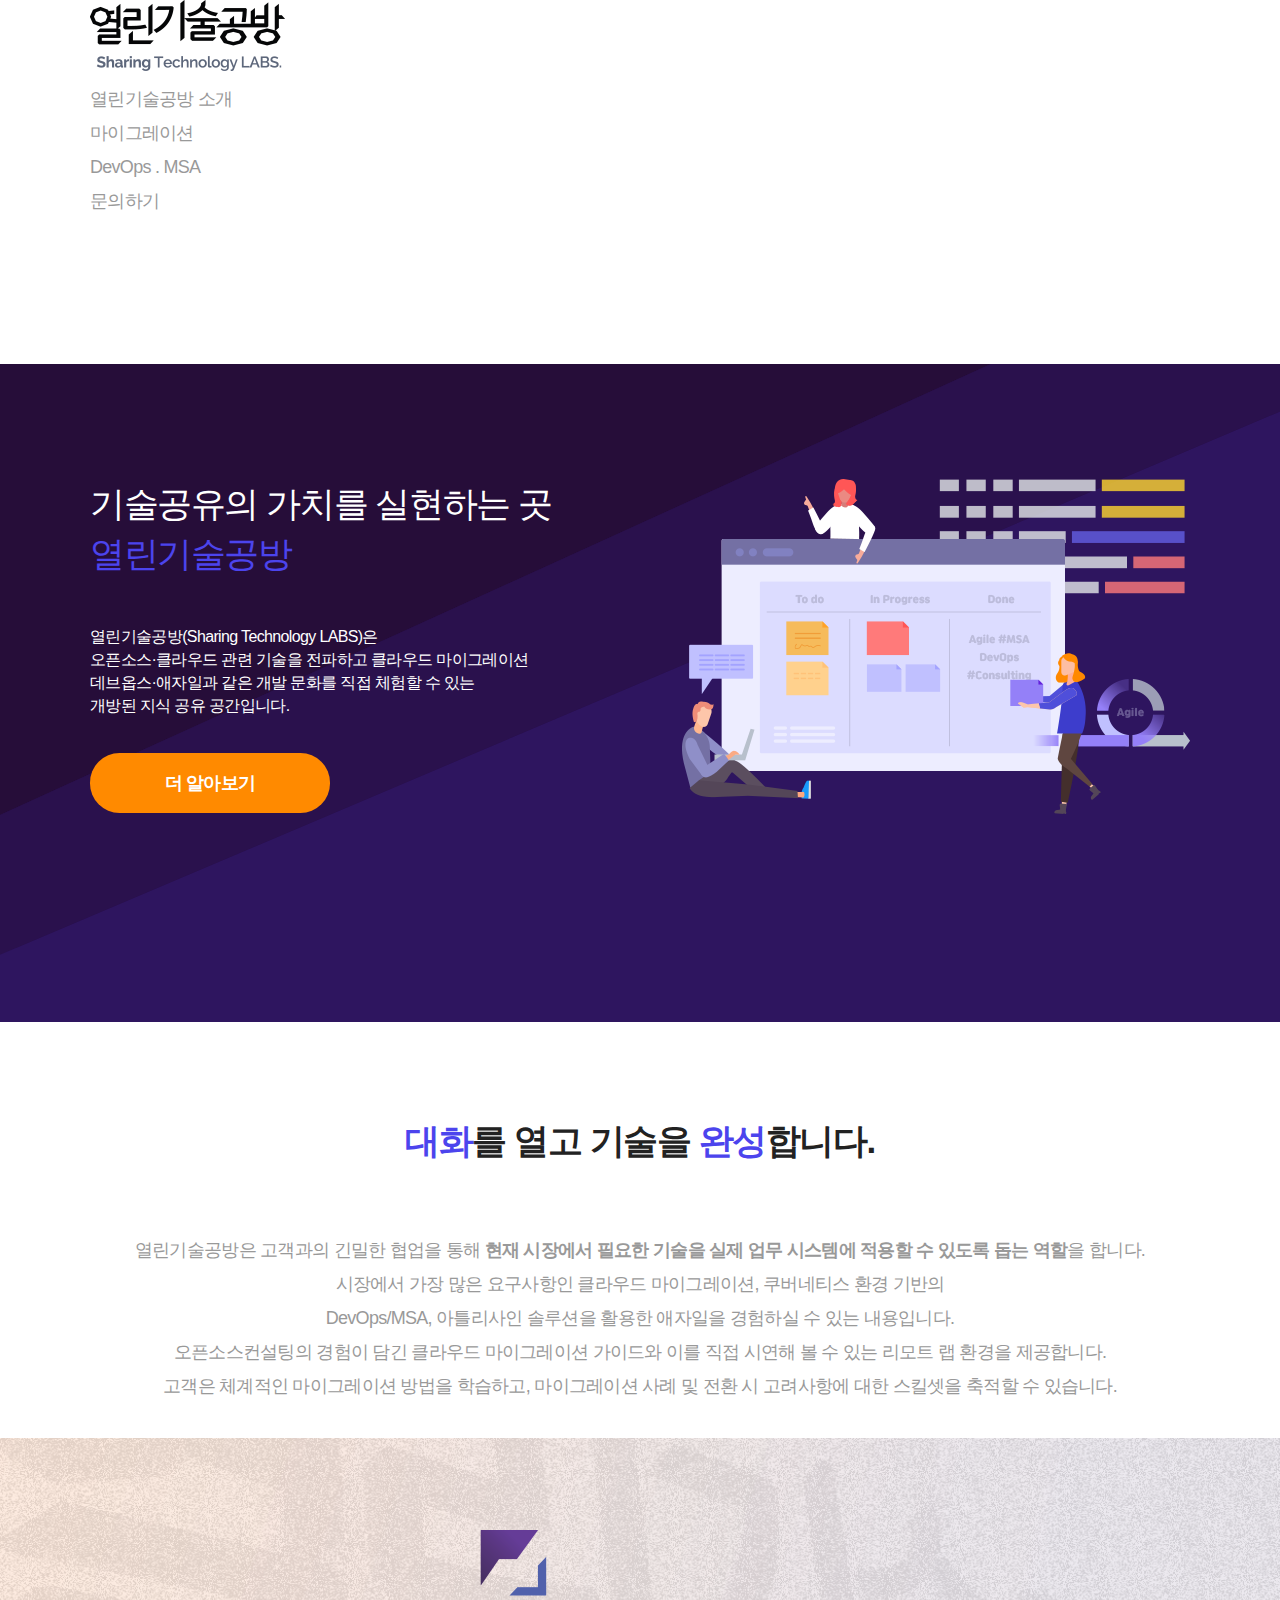
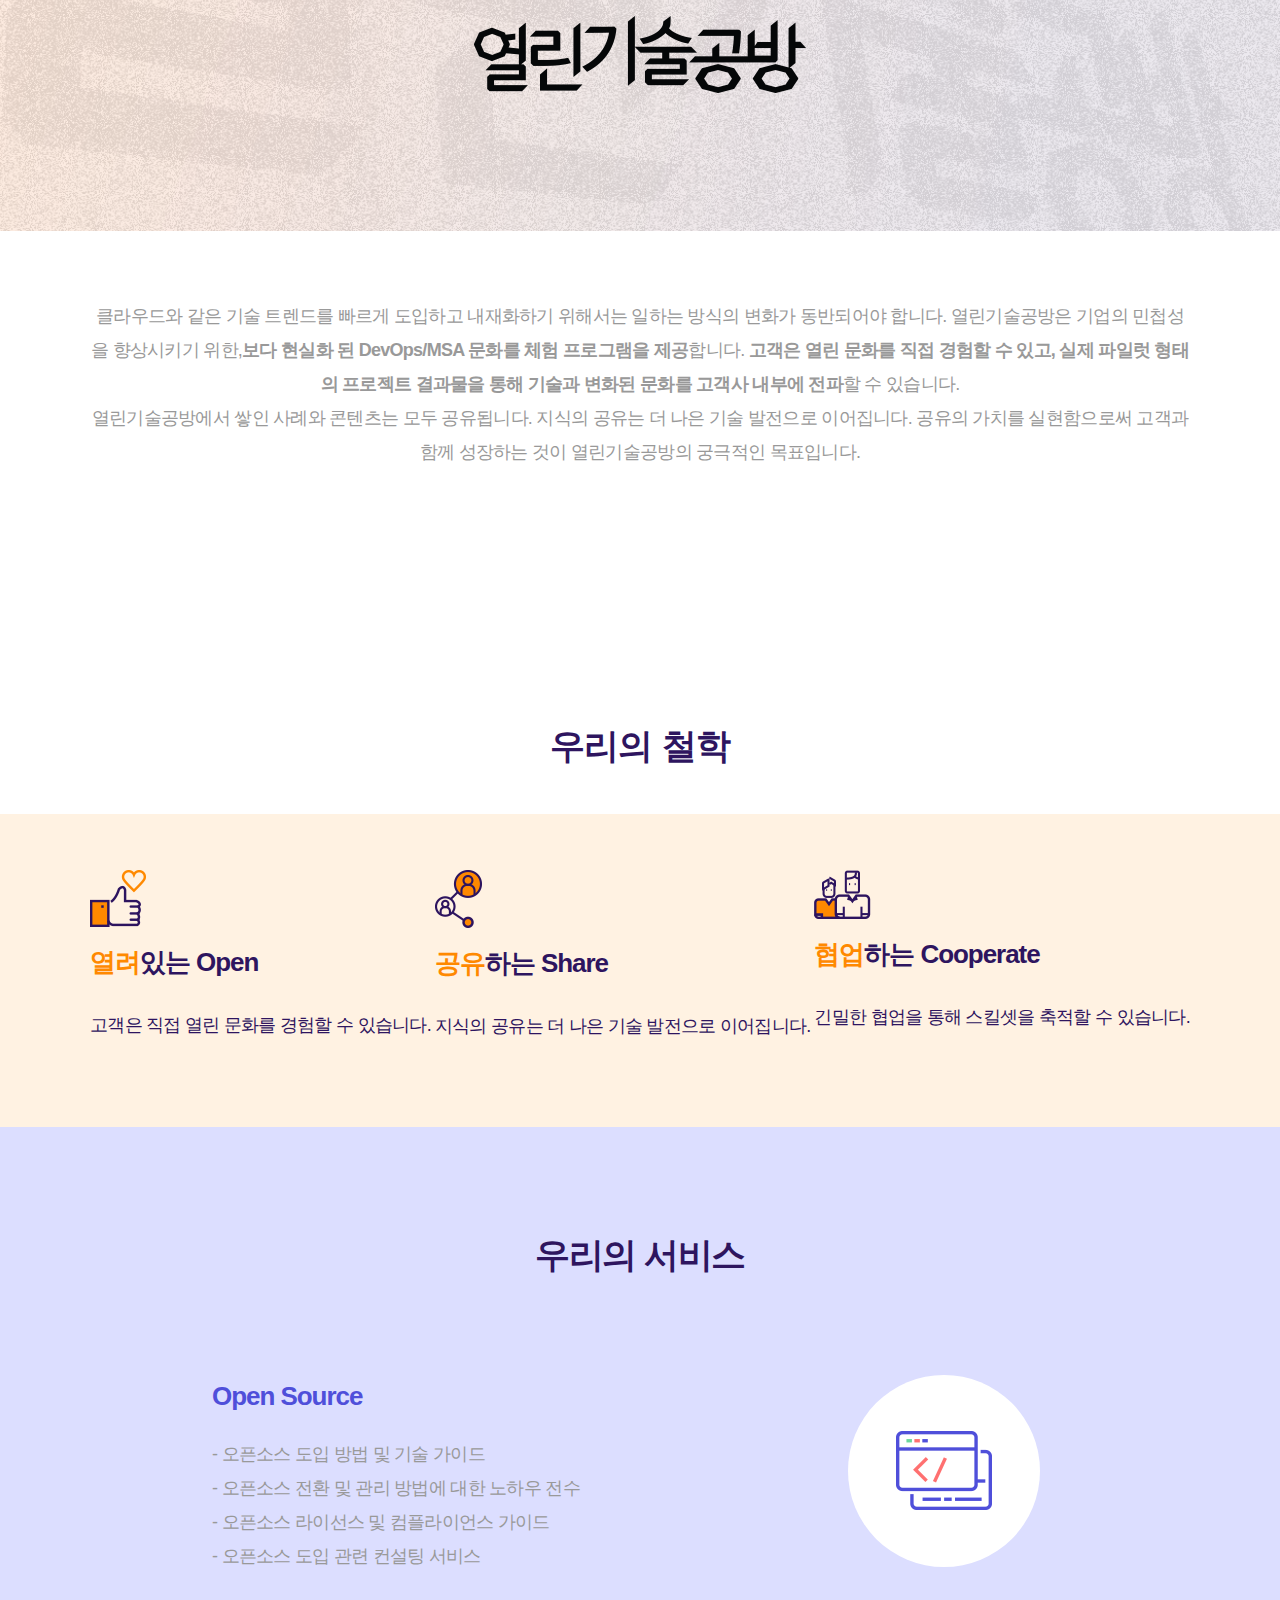
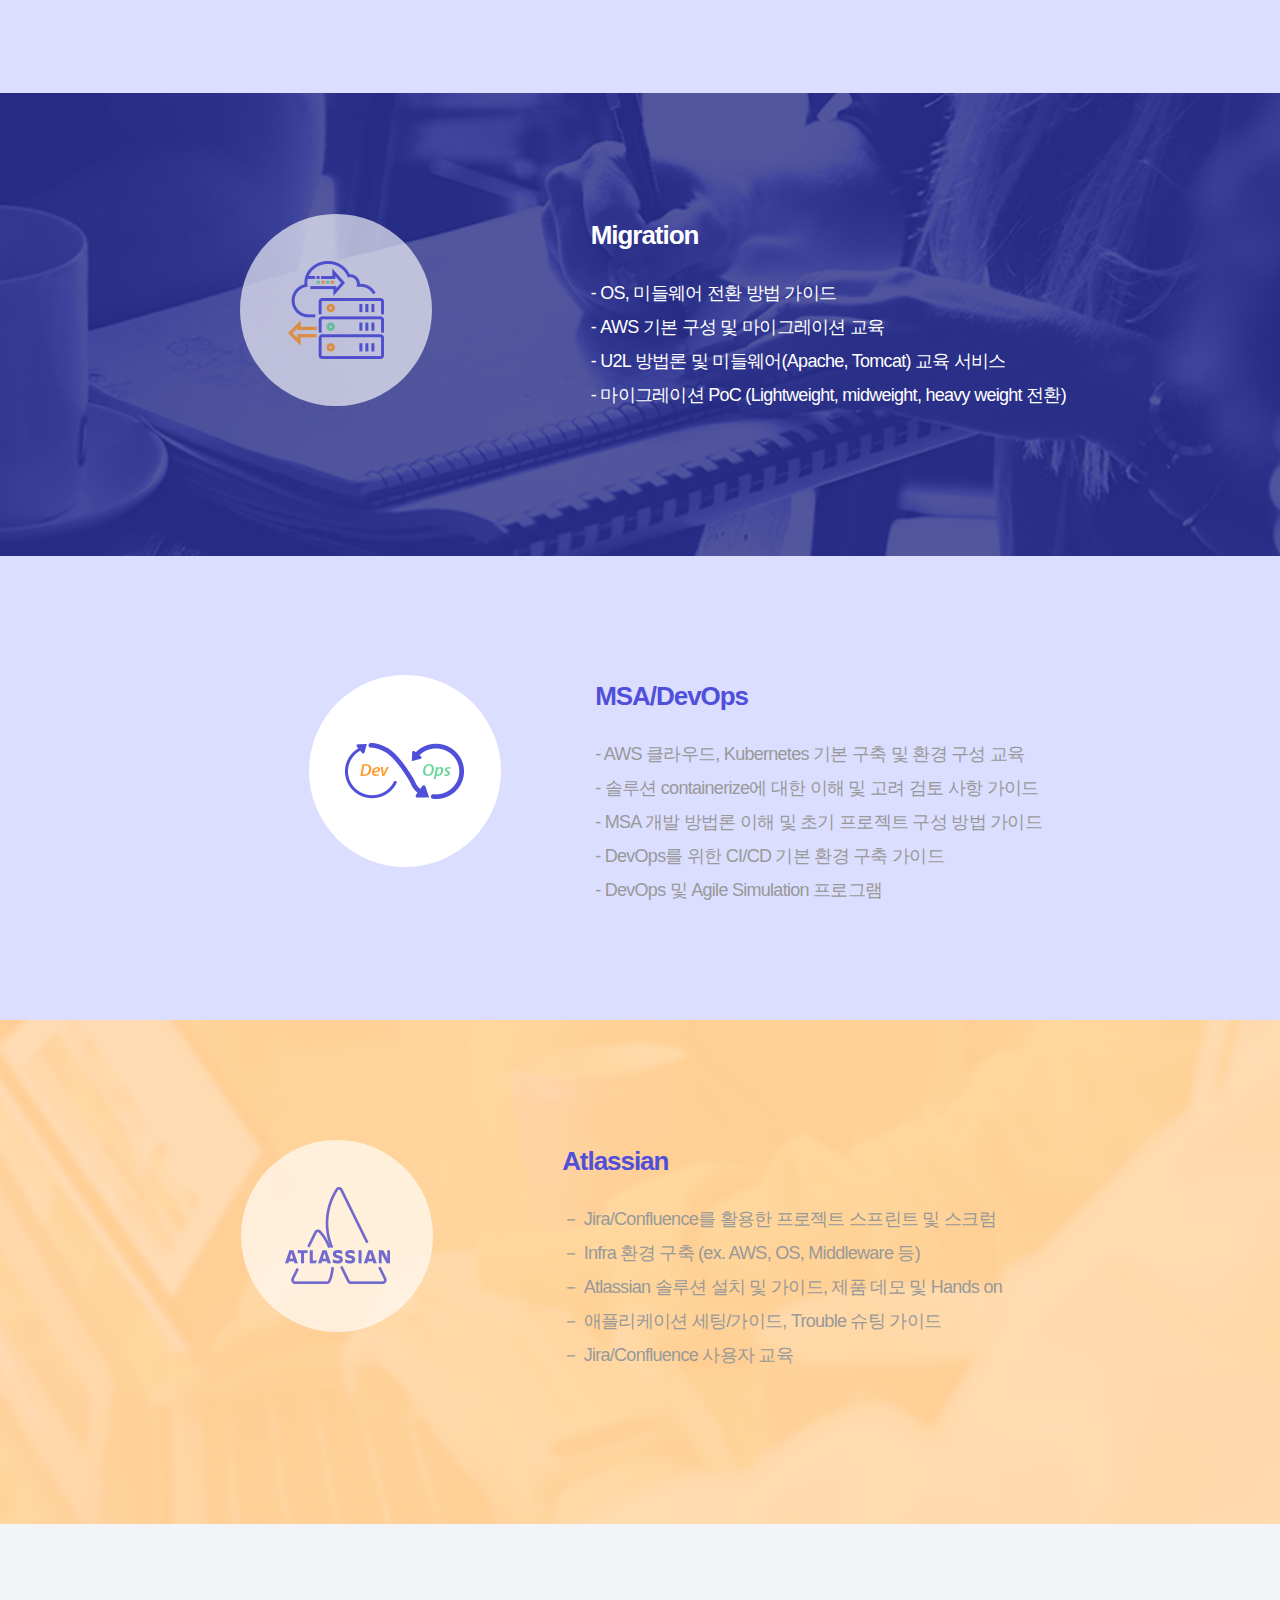
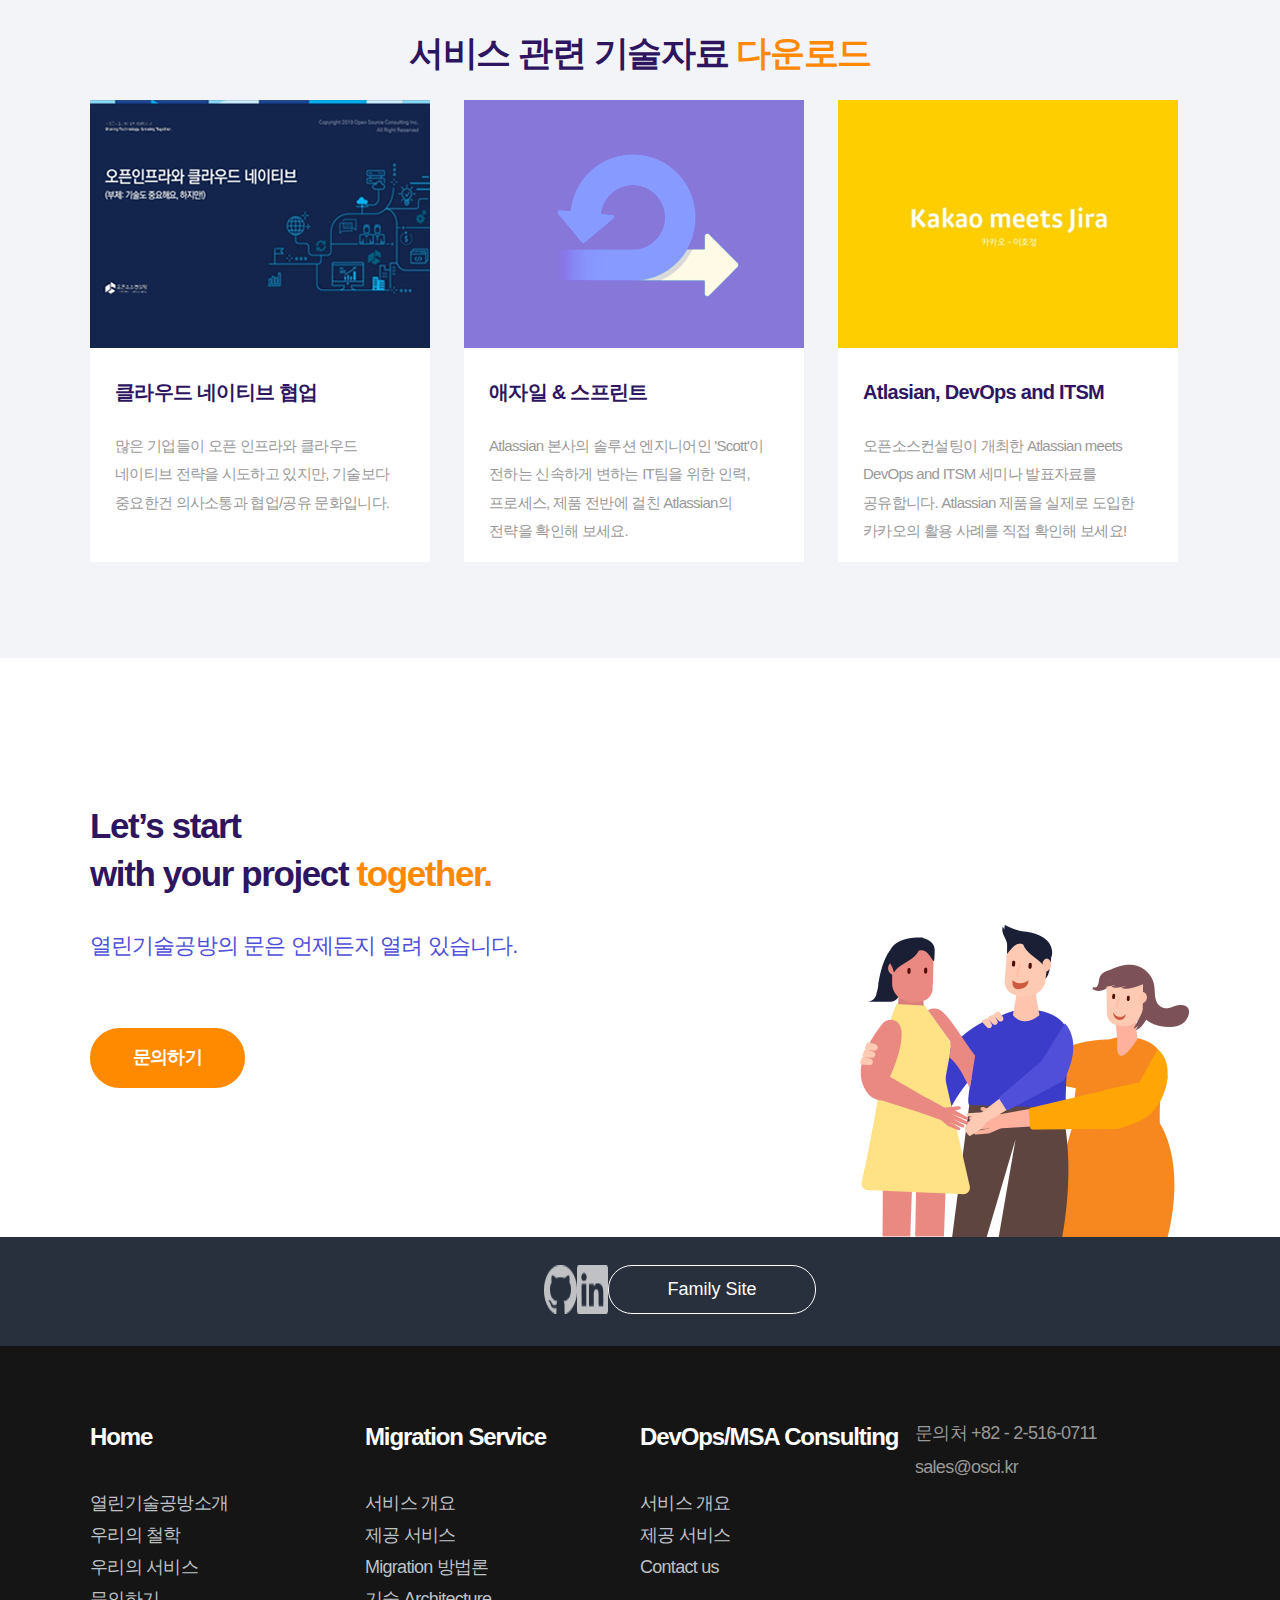
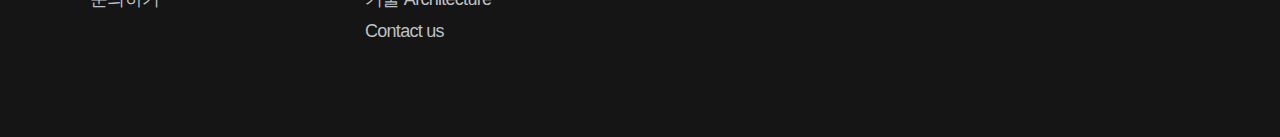
<file: view/index.html>
<!DOCTYPE html>
<header>
    <link href="../style/common.css" rel="stylesheet" type="text/css">
    <link href="https://fonts.googleapis.com/css?family=Noto+Sans+KR&display=swap" rel="stylesheet">
</header>
<body>
  <div>
    <!-- header -->
    <div class="header">
      <div class="section-container">
        <div class="main-header">
            <a href="/">
              <img src="../img/img-logo-bi.png"
              srcset="../img/img-logo-bi@2x.png 2x,
                ../img/img-logo-bi@3x.png 3x"
              alt="열린기술공방">
            </a>
            <ul>
              <li class="mg-r40 active"><a href="index.html">열린기술공방 소개</a></li>
              <li class="mg-r40"><a href="migration.html">마이그레이션</a></li>
              <li class="mg-r40"><a href="devopsMsa.html">DevOps . MSA</a></li>
              <li>문의하기</li>
            </ul>
        </div>
          <!-- <div class="sub-menu-list">
            <div class="sub-menu-container">
                <ul>
                  <li>열린기술공방 소개</li>
                  <li>우리의 철학</li>
                  <li>우리의 서비스</li>
                  <li>문의하기</li>
                </ul>
                <ul>
                  <li>서비스 개요</li>
                  <li>제공 서비스</li>
                  <li>Migration 방법론</li>
                  <li>기술 아키텍쳐</li>
                  <li>문의하기</li>
                </ul>
                <ul>
                  <li>서비스 개요</li>
                  <li>제공 서비스</li>
                  <li>문의하기</li>
                </ul>
                <ul>
                  <li>문의하기</li>
                  <li>기술자료 다운로드</li>
                </ul>
            </div>
          </div> -->
      </div>
    </div>

    <!-- section -->
    <div id="intro" class="continer">
      <section class="section-1">
        <div class="section-container flex">
          <div class="contents">
            <h1>기술공유의 가치를 실현하는 곳 <br/><span class="highlight-purple">열린기술공방</span></h1>
            <div class="description">열린기술공방(Sharing Technology LABS)은<br/>
                오픈소스·클라우드 관련 기술을 전파하고 클라우드 마이그레이션<br/>
                데브옵스·애자일과 같은 개발 문화를 직접 체험할 수 있는<br/>
                개방된 지식 공유 공간입니다.
            </div>
            <button class="orange-btn big-btn">더 알아보기</button>
          </div>
          <div>
            <img src="../img/img-m-visual-illust.png" srcset="../img/img-m-visual-illust@2x.png 2x, ../img/img-m-visual-illust@3x.png 3x">
          </div>
        </div>
      </section>
      <section class="section-2 description-section">
          <div class="section-container">
            <h1 class="title"><span class="highlight-purple">대화</span>를 열고 기술을 <span class="highlight-purple">완성</span>합니다.</h1>
            <div>
              열린기술공방은 고객과의 긴밀한 협업을 통해 <b>현재 시장에서 필요한 기술을 실제 업무 시스템에 적용할 수 있도록 돕는 역할</b>을 합니다.<br/>
              시장에서 가장 많은 요구사항인 클라우드 마이그레이션, 쿠버네티스 환경 기반의<br/>
              DevOps/MSA, 아틀리사인 솔루션을 활용한 애자일을 경험하실 수 있는 내용입니다.
            </div>
            <div class="description">
                오픈소스컨설팅의 경험이 담긴 클라우드 마이그레이션 가이드와 이를 직접 시연해 볼 수 있는 리모트 랩 환경을 제공합니다. <br/>
                고객은 체계적인 마이그레이션 방법을 학습하고, 마이그레이션 사례 및 전환 시 고려사항에 대한 스킬셋을 축적할 수 있습니다.
            </div>
          </div>
      </section>
      <section class="section-3 description-section">
        <div class="section-container">
          <img src="../img/img-logo-bi-2.png" srcset="../img/img-logo-bi-2@2x.png 2x, ../img/img-logo-bi-2@3x.png 3x">
        </div>
      </section>
      <section class="section-4 description-section">
        <div class="section-container">
          <div>
            클라우드와 같은 기술 트렌드를 빠르게 도입하고 내재화하기 위해서는 일하는 방식의 변화가 동반되어야 합니다. 
            열린기술공방은 기업의 민첩성을 향상시키기 위한,<b>보다 현실화 된 DevOps/MSA 문화를 체험 프로그램을 제공</b>합니다. 
            <b>고객은 열린 문화를 직접 경험할 수 있고, 실제 파일럿 형태의 프로젝트 결과물을 통해 기술과 변화된 문화를 고객사 내부에 전파</b>할 수 있습니다.
          </div>        
          <div>
              열린기술공방에서 쌓인 사례와 콘텐츠는 모두 공유됩니다. 지식의 공유는 더 나은 기술 발전으로 이어집니다.
              공유의 가치를 실현함으로써 고객과 함께 성장하는 것이 열린기술공방의 궁극적인 목표입니다.
          </div>
        </div>
      </section>
      <h1 id="philosophy" class="section-5-title">우리의 철학</h1>
      <section class="section-5">
        <div class="section-container">
          <div class="flex">
            <div class="item">
              <img src="../img/img-ico-v-01.png" srcset="../img/img-ico-v-01@2x.png 2x, ../img/img-ico-v-01@3x.png 3x">
              <h2><span class="highlight-orange">열려</span>있는 Open</h2>
              <div>고객은 직접 열린 문화를 경험할 수 있습니다.</div>
            </div>
            <div class="item">
              <img src="../img/img-ico-v-02.png" srcset="../img/img-ico-v-02@2x.png 2x, ../img/img-ico-v-02@3x.png 3x">
              <h2><span class="highlight-orange">공유</span>하는 Share</h2>
              <div>지식의 공유는 더 나은 기술 발전으로 이어집니다.</div>
            </div>
            <div>
              <img src="../img/img-ico-v-03.png" srcset="../img/img-ico-v-03@2x.png 2x, ../img/img-ico-v-03@3x.png 3x">
              <h2><span class="highlight-orange">협업</span>하는 Cooperate</h2>
              <div>긴밀한 협업을 통해 스킬셋을 축적할 수 있습니다.</div>
            </div>
          </div>
        </div>
      </section>
      <section id="service" class="section-6 bg-purple">
        <div class="section-container">
          <h1 class="title">우리의 서비스</h1>
          <div class="flex">
            <div>
              <h2 class="sub-title">Open Source</h2>
              <div>
                  -  오픈소스 도입 방법 및 기술 가이드<br/>
                  -  오픈소스 전환 및 관리 방법에 대한 노하우 전수<br/>
                  -  오픈소스 라이선스 및 컴플라이언스 가이드<br/>
                  -  오픈소스 도입 관련 컨설팅 서비스<br/>
              </div>
            </div>
            <div class="img-container">
              <img src="../img/img-ico-service-01.png" srcset="../img/img-ico-service-01@2x.png 2x, ../img/img-ico-service-01@3x.png 3x">
            </div>
          </div>
        </div>
      </section>
      <section class="section-7">
        <div class="section-container flex">
          <div class="img-container">
              <img src="../img/img-ico-service-02.png" srcset="../img/img-ico-service-02@2x.png 2x, ../img/img-ico-service-02@3x.png 3x">
          </div>
          <div>
            <h2>Migration</h2>
            <div>
                -  OS, 미들웨어 전환 방법 가이드<br/>
                -  AWS 기본 구성 및 마이그레이션 교육<br/>
                -  U2L 방법론 및 미들웨어(Apache, Tomcat) 교육 서비스<br/>
                -  마이그레이션 PoC (Lightweight, midweight, heavy weight 전환)
            </div>
          </div>
        </div>
      </section>
      <section class="section-8 bg-purple">
        <div class="section-container flex">
          <div></div>
          <div class="img-container">
              <img src="../img/img-ico-service-03.png" srcset="../img/img-ico-service-03@2x.png 2x, ../img/img-ico-service-03@3x.png 3x">
          </div>
          <div>
            <h2 class="sub-title">MSA/DevOps</h2>
            <div>
                -  AWS 클라우드, Kubernetes 기본 구축 및 환경 구성 교육 <br/>
                -  솔루션 containerize에 대한 이해 및 고려 검토 사항 가이드<br/>
                -  MSA 개발 방법론 이해 및 초기 프로젝트 구성 방법 가이드<br/>
                -  DevOps를 위한 CI/CD 기본 환경 구축 가이드<br/>
                -  DevOps 및 Agile Simulation 프로그램
            </div>
          </div>
        </div>
      </section>
      <section class="section-9">
          <div class="section-container flex">
            <div class="img-container">
                <img src="../img/img-ico-service-04.png" srcset="../img/img-ico-service-04@2x.png 2x, ../img/img-ico-service-04@3x.png 3x">
            </div>
            <div>
              <h2 class="sub-title">Atlassian</h2>
              <div>
                  －  Jira/Confluence를 활용한 프로젝트 스프린트 및 스크럼<br/>
                  －  Infra 환경 구축 (ex. AWS, OS, Middleware 등)<br/>
                  －  Atlassian 솔루션 설치 및 가이드, 제품 데모 및 Hands on<br/>
                  －  애플리케이션 세팅/가이드, Trouble 슈팅 가이드<br/>
                  －  Jira/Confluence 사용자 교육
                  
              </div>
            </div>
          </div>
      </section>
      <section class="section-10">
          <div class="section-container">
            <h1 class="title">서비스 관련 기술자료 <span class="highlight-orange">다운로드</span></h1>
            <div class="flex">
              <div class="item mg-r34">
                <img src="../img/img_ssppt_01.png" srcset="../img/img-ssppt-01@2x.png 2x, ../img/img-ssppt-01@3x.png 3x">
                <div class="item-description-container">
                  <h3 class="item-description-title">클라우드 네이티브 협업</h3>
                  <div>
                      많은 기업들이 오픈 인프라와 클라우드<br/> 네이티브 전략을 시도하고 있지만, 기술보다 <br/>중요한건 의사소통과 협업/공유 문화입니다.
                  </div>
                </div>
              </div>
              <div class="item mg-r34">
                  <img src="../img/img-ssppt-02.png" srcset="../img/img-ssppt-02@2x.png 2x, ../img/img-ssppt-02@3x.png 3x">
                <div class="item-description-container">
                  <h3 class="item-description-title">애자일 & 스프린트</h3>
                  <div>
                      Atlassian 본사의 솔루션 엔지니어인 'Scott'이<br/> 전하는 신속하게 변하는 IT팀을 위한 인력,<br/> 프로세스, 제품 전반에 걸친 Atlassian의<br/> 전략을 확인해 보세요.
                  </div>
                </div>
              </div>
              <div class="item">
                  <img src="../img/img-ssppt-03.png" srcset="../img/img-ssppt-03@2x.png 2x, ../img/img-ssppt-03@3x.png 3x">
                <div class="item-description-container">
                  <h3 class="item-description-title">Atlasian, DevOps and ITSM</h3>
                  <div>오픈소스컨설팅이 개최한 Atlassian meets<br/> DevOps and ITSM 세미나 발표자료를<br/> 공유합니다. Atlassian 제품을 실제로 도입한 <br/>카카오의 활용 사례를 직접 확인해 보세요!</div>
                </div>
              </div>
            </div>
          </div>
      </section>
      <section id="contact" class="section-11">
          <div class="section-container flex">
            <div>
              <h1 class="title">
                Let’s start<br/>
                  with your project <span class="highlight-orange">together.</span>
              </h1>
              <div class="description">열린기술공방의 문은 언제든지 열려 있습니다.</div>
              <button class="orange-btn default-btn">문의하기</button>
            </div>
            <img src="../img/img_contact_illust.png">
          </div>
      </section>  
    </div>
    <!-- footer -->
    <footer>
      <div class="footer-contact">
        <div class="section-container">
          <img src="../img/img-ico-sns-1.png">
          <img src="../img/img-ico-sns-2.png">
          <img src="../img/github.png">
          <img src="../img/vector-smart-object.png">
          <button class="family-site-btn">Family Site</button>  
        </div>
      </div>
      <div class="footer-bottom">
        <div class="section-container flex">
          <div class="item">
            <div class="menu-title">Home</div>
            <ul class="menu-item">
              <li><a href="#intro">열린기술공방소개</a></li>
              <li><a href="#philosophy">우리의 철학</a></li>
              <li><a href="#service">우리의 서비스</a></li>
              <li><a href="#contact">문의하기</a></li>
            </ul>
          </div>
          <div class="item">
            <div class="menu-title">Migration Service</div>
            <ul class="menu-item">
              <li><a href="#migration-service-intro">서비스 개요</a></li>
              <li><a href="#service-provide">제공 서비스</a></li>
              <li><a href="#migration-methodology">Migration 방법론</a></li>
              <li><a href="#achitecture">기술 Architecture</a> </li>
              <li><a href="#contact">Contact us</a></li>
            </ul>
          </div>
          <div class="item">
            <div class="menu-title">DevOps/MSA Consulting</div>
            <ul class="menu-item">
              <li><a href="#devops-service-intro">서비스 개요</a></li>
              <li><a href="#devops-service-provide">제공 서비스</a></li>
              <li><a href="#contact">Contact us</a></li>
            </ul>
          </div>
          <div class="item">
            <div>문의처 +82 - 2-516-0711</div>
            <div>sales@osci.kr</div>
          </div>
        </div> 
      </div>
    </footer>
  </div>
</body>
</html>
</file>
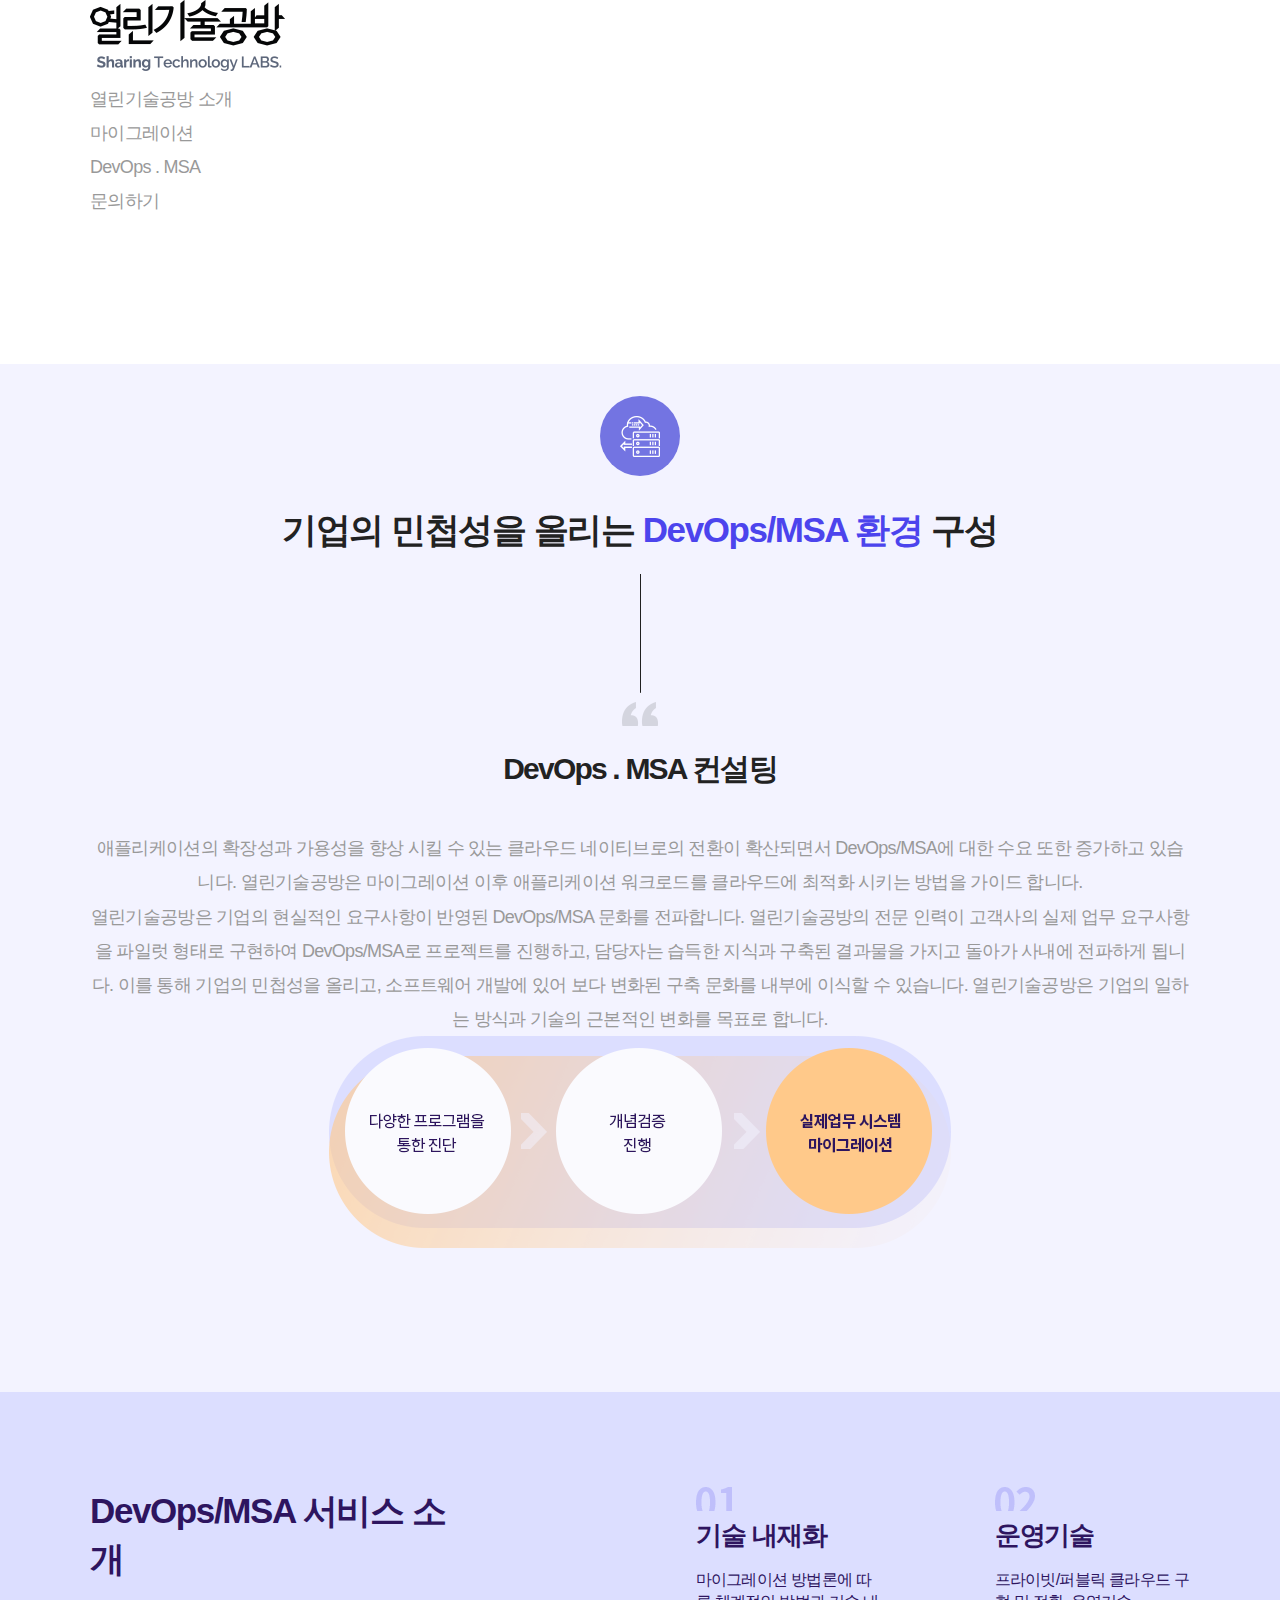
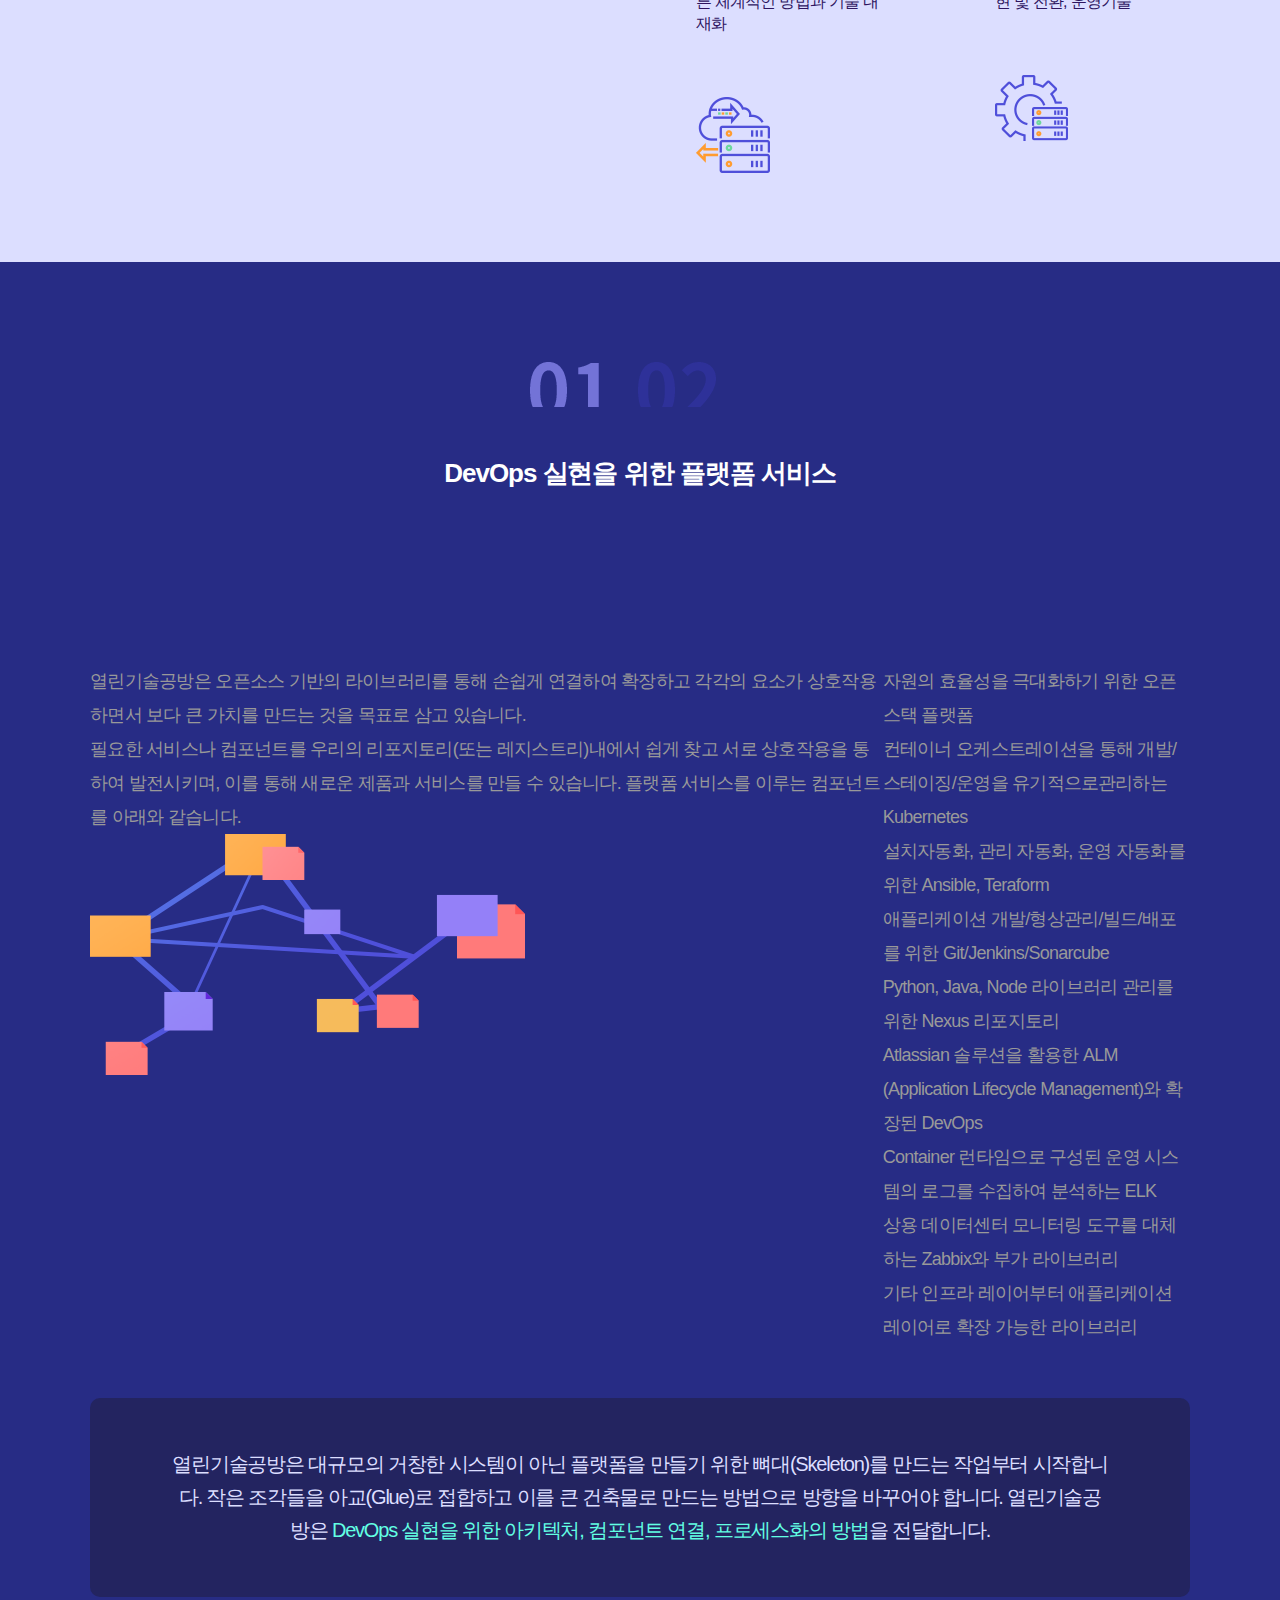
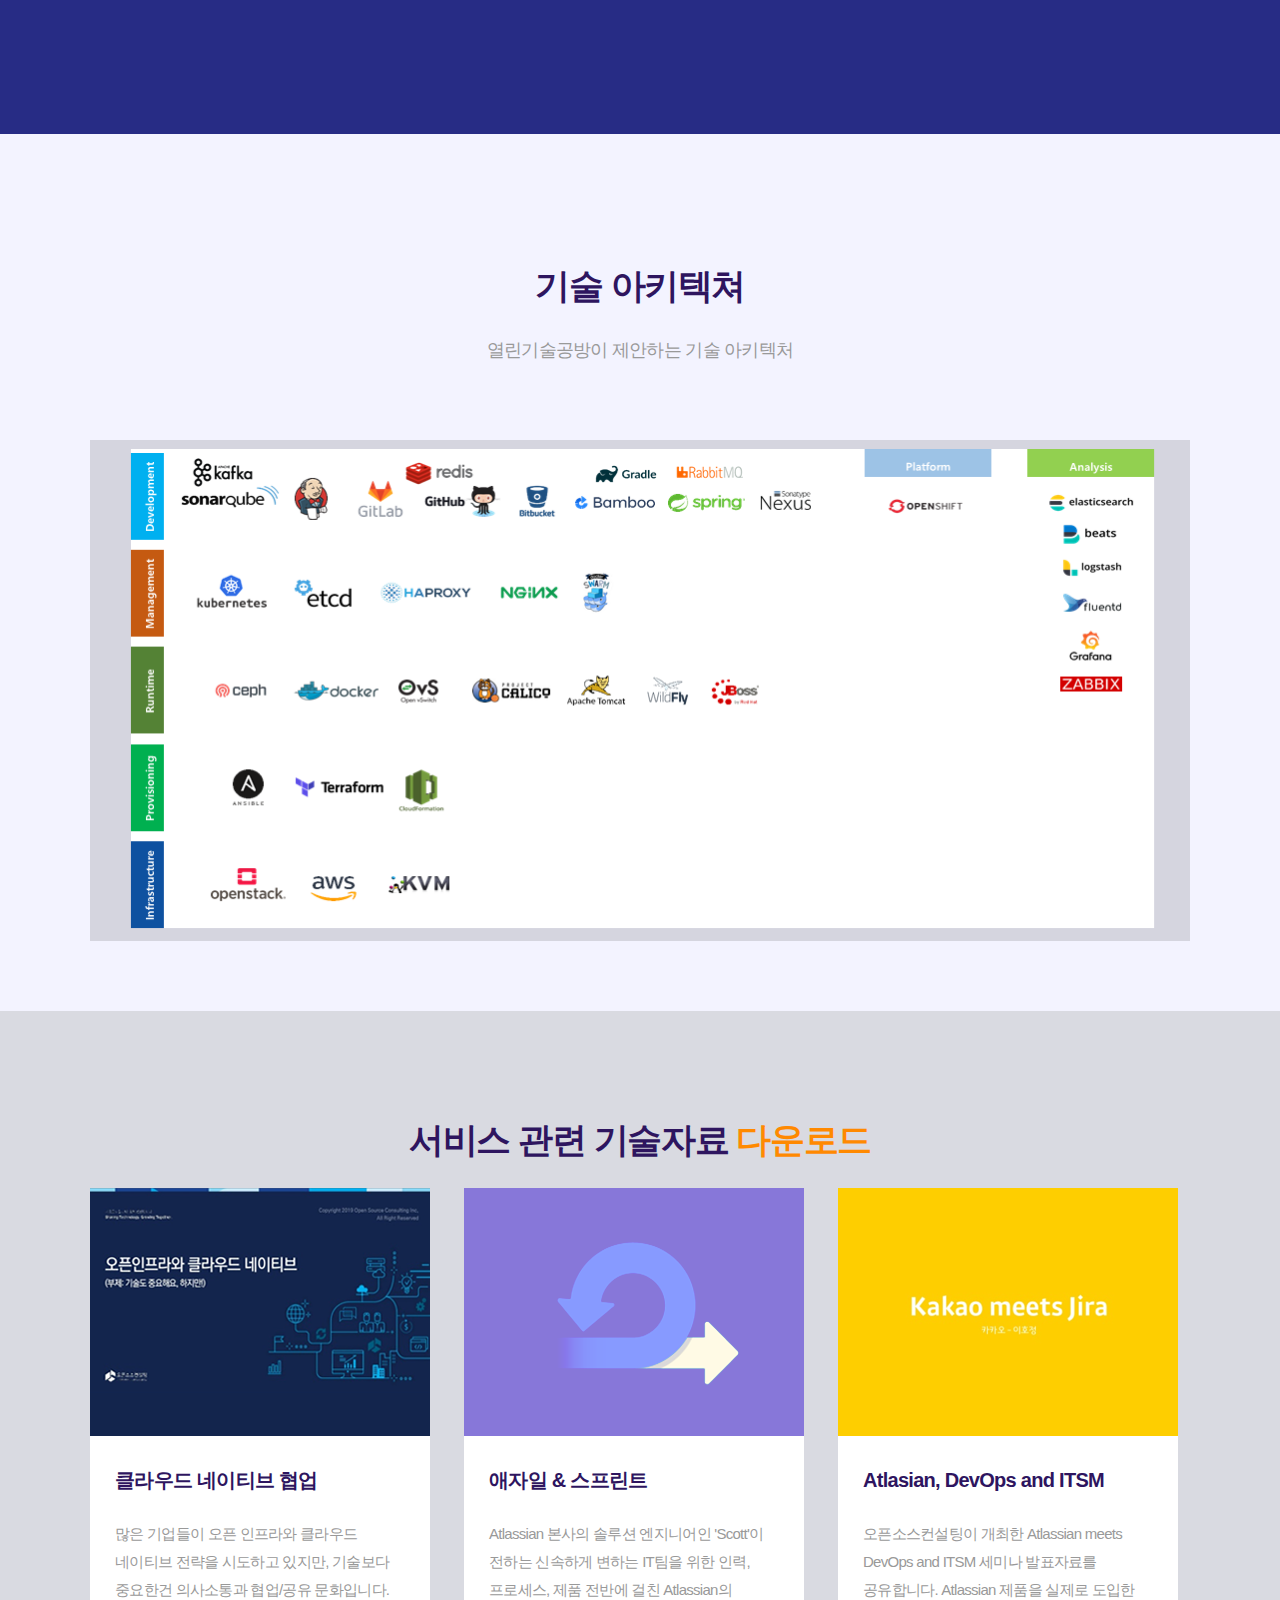
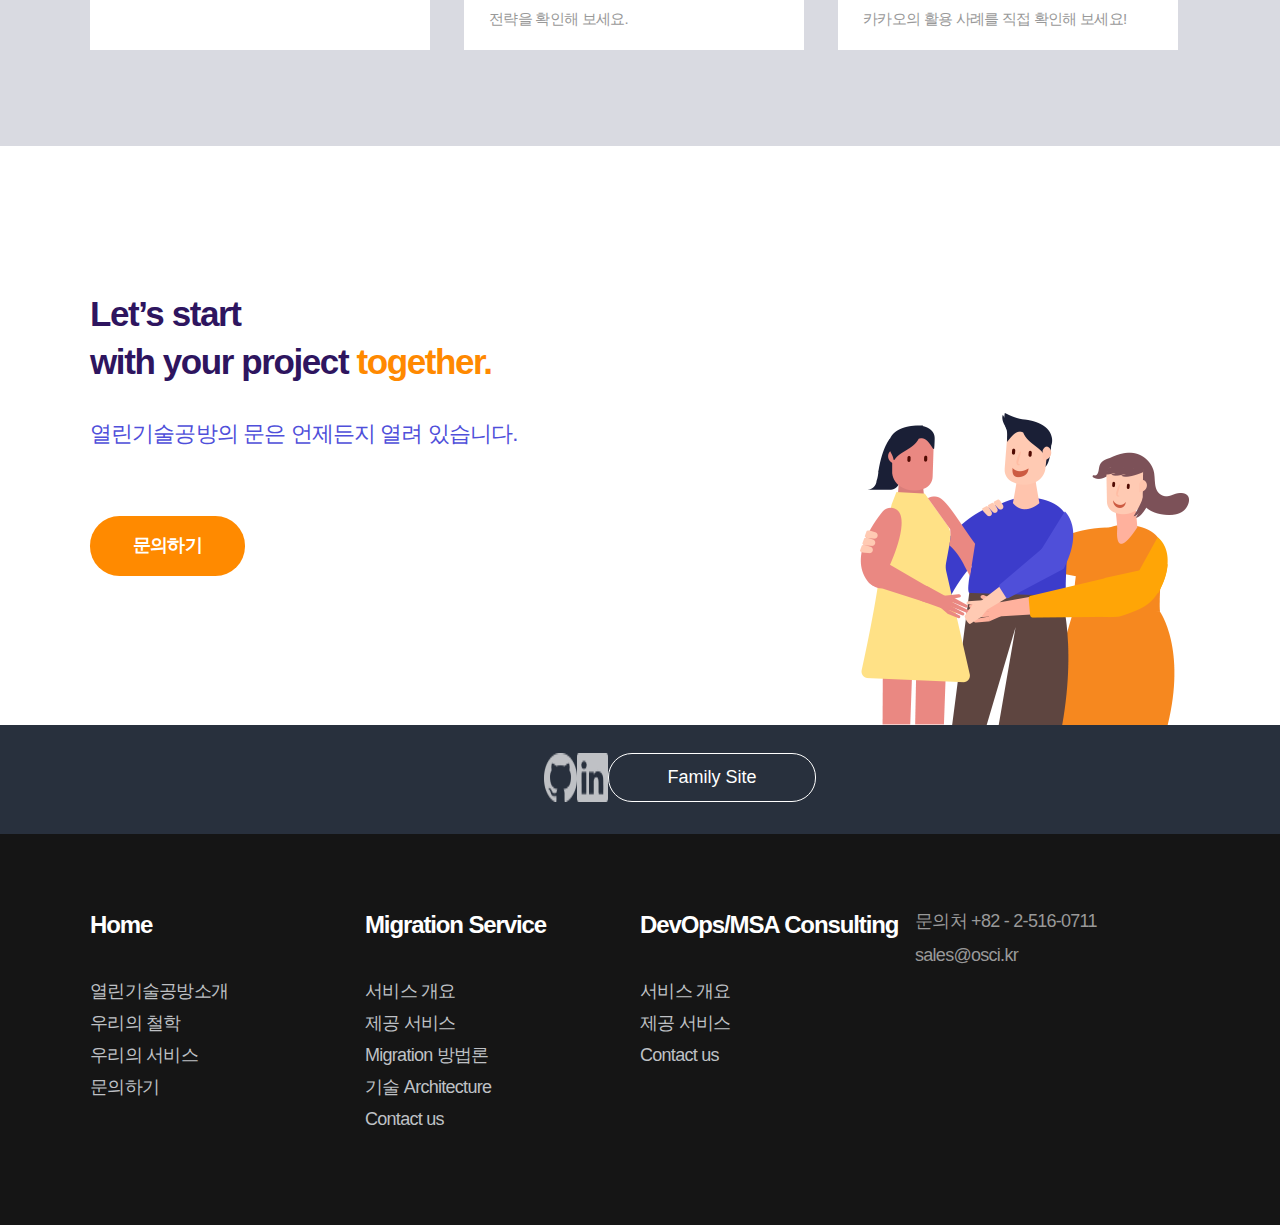
<file: view/devopsMsa.html>
<!DOCTYPE html>
<header>
    <link href="../style/common.css" rel="stylesheet" type="text/css">
    <link href="https://fonts.googleapis.com/css?family=Noto+Sans+KR&display=swap" rel="stylesheet">
</header>
<body>
  <div>
    <!-- header -->
    <div class="header">
      <div class="section-container">
        <div class="main-header">
            <a href="/">
              <img src="../img/img-logo-bi.png"
              srcset="../img/img-logo-bi@2x.png 2x,
                ../img/img-logo-bi@3x.png 3x"
              alt="열린기술공방">
            </a>
            <ul>
              <li class="mg-r40"><a href="index.html">열린기술공방 소개</a></li>
              <li class="mg-r40"><a href="migration.html">마이그레이션</a></li>
              <li class="mg-r40 active"><a href="devopsMsa.html">DevOps . MSA</a></li>
              <li>문의하기</li>
            </ul>
        </div>
          <!-- <div class="sub-menu-list">
            <div class="sub-menu-container">
                <ul>
                  <li>열린기술공방 소개</li>
                  <li>우리의 철학</li>
                  <li>우리의 서비스</li>
                  <li>문의하기</li>
                </ul>
                <ul>
                  <li>서비스 개요</li>
                  <li>제공 서비스</li>
                  <li>Migration 방법론</li>
                  <li>기술 아키텍쳐</li>
                  <li>문의하기</li>
                </ul>
                <ul>
                  <li>서비스 개요</li>
                  <li>제공 서비스</li>
                  <li>문의하기</li>
                </ul>
                <ul>
                  <li>문의하기</li>
                  <li>기술자료 다운로드</li>
                </ul>
            </div>
          </div> -->
      </div>
    </div>

    <!-- section -->
    <div id="devopsMsa" class="continer">
      <section class="section-1">
          <ul class="sub-menu">
              <li>서비스 개요</li>
              <li>제공 서비스</li>
            </ul>
        <div class="section-container">
          <div class="small-purple-img-container">
            <img src="../img/img_ico_service_02_wh.png">
          </div>
         <h1 class="title">기업의 민첩성을 올리는<span class="highlight-purple"> DevOps/MSA 환경 </span>구성</h1>
          <hr class="vertical-hr">
          <img src="../img/img_deco_com.png">
          <h2 class="sub-title">DevOps . MSA 컨설팅</h2>
         <div class="contents-1">
            애플리케이션의 확장성과 가용성을 향상 시킬 수 있는 클라우드 네이티브로의 전환이 확산되면서 DevOps/MSA에 대한 수요 또한 증가하고 있습니다.
            열린기술공방은 마이그레이션 이후 애플리케이션 워크로드를 클라우드에 최적화 시키는 방법을 가이드 합니다.
         </div>
         <div class="contents-2">
            열린기술공방은 기업의 현실적인 요구사항이 반영된 DevOps/MSA 문화를 전파합니다.
            열린기술공방의 전문 인력이 고객사의 실제 업무 요구사항을 파일럿 형태로 구현하여 DevOps/MSA로 프로젝트를 진행하고,
            담당자는 습득한 지식과 구축된 결과물을 가지고 돌아가 사내에 전파하게 됩니다.
            이를 통해 기업의 민첩성을 올리고, 소프트웨어 개발에 있어 보다 변화된 구축 문화를 내부에 이식할 수 있습니다.
            열린기술공방은 기업의 일하는 방식과 기술의 근본적인 변화를 목표로 합니다.            
         </div>
         <img src="../img/img_mig_gr.png">
        </div>
      </section>
      <section class="section-2">
        <div class="section-container flex">
          <h1 class="title">DevOps/MSA 서비스 소개</h1>
          <div class="item"> 
            <img src="../img/01.png">
            <h2>기술 내재화</h2>
            <div class="description"> 
              마이그레이션 방법론에 따른
              체계적인 방법과 기술 내재화 
            </div>
            <img src="../img/ico-mig-f-01.png">
          </div>
          <div class="item">
            <img src="../img/02.png">
            <h2>운영기술</h2>
            <div class="description">
              프라이빗/퍼블릭 클라우드 구현
              및 전환, 운영기술  
            </div>
            <img src="../img/ico-mig-f-02.png">
          </div>
        </div>
      </section>
      <section class="section-3">
          <div class="section-container">
            <div class="num-img-container">
              <img class="mg-r34" src="../img/img-mig-num-01-on.png">
              <img class="mg-r34" src="../img/img-mig-num-02-off.png">
            </div>
            <h2 class="title">DevOps 실현을 위한 플랫폼 서비스 </h2>
            <div class="flex">
              <div>
                <p>
                  열린기술공방은 오픈소스 기반의 라이브러리를 통해
                  손쉽게 연결하여 확장하고 각각의 요소가 상호작용하면서
                  보다 큰 가치를 만드는 것을 목표로 삼고 있습니다.
                </p>
                <p>
                  필요한 서비스나 컴포넌트를 우리의 리포지토리(또는 레지스트리)내에서 쉽게 찾고 서로 상호작용을 통하여 발전시키며, 이를 통해 새로운 제품과 서비스를 만들 수 있습니다. 
                  플랫폼 서비스를 이루는 컴포넌트를 아래와 같습니다.
                </p>
                <img src="../img/img-msa-gra-1.png">
              </div>
              <div>
                <p>
                  자원의 효율성을 극대화하기 위한 오픈스택 플랫폼
                </p>
                <p>
                  컨테이너 오케스트레이션을 통해 개발/스테이징/운영을 유기적으로관리하는 Kubernetes
                </p>
                <p>
                  설치자동화, 관리 자동화, 운영 자동화를 위한  Ansible, Teraform
                </p>
                <p>
                  애플리케이션 개발/형상관리/빌드/배포를 위한
                  Git/Jenkins/Sonarcube
                </p>
                <p>
                  Python, Java, Node 라이브러리 관리를 위한 Nexus 리포지토리
                </p>
                <p>
                  Atlassian 솔루션을 활용한 ALM
                  (Application Lifecycle Management)와 확장된 DevOps
                </p>
                <p>
                  Container 런타임으로 구성된 운영 시스템의 로그를 수집하여
                  분석하는 ELK
                </p>
                <p>
                  상용 데이터센터 모니터링 도구를 대체하는 Zabbix와 부가 라이브러리
                </p>
                <p>
                  기타 인프라 레이어부터 애플리케이션 레이어로 확장 가능한 라이브러리
                </p>
              </div>
            </div>
            <div class="box-container">
              열린기술공방은 대규모의 거창한 시스템이 아닌 플랫폼을 만들기 위한 뼈대(Skeleton)를 만드는 작업부터 시작합니다.
              작은 조각들을 아교(Glue)로 접합하고 이를 큰 건축물로 만드는 방법으로 방향을 바꾸어야 합니다. 
              열린기술공방은 <span class="highlight-mint">DevOps 실현을 위한 아키텍처, 컴포넌트 연결, 프로세스화의 방법</span>을 전달합니다.
            </div>
          </div>
        </section>
      <section class="section-4">
        <div class="section-container">
          <div class="num-img-container">
            <img class="mg-r34" src="../img/img-mig-num-01-off.png">
            <img class="mg-r34" src="../img/img-mig-num-02-on.png">
          </div>
          <h2 class="title">MSA 기반의 애플리케이션 개발</h2>
          <div class="flex">
            <div>
              <p>
                제품 및 서비스 개발의 초점이 회사에서 사용자로
                옮겨가기 시작하면서 기존의 요구사항을 수집하고, 개발하고, 테스트하던 긴 호흡 방식이 더 이상 통하지 않게 되었습니다.
              </p>
              <p>
                태스크를 작게 나누고 그것을 빠르게 개발하며 개발자의 성취도를 높이고 시스템의 결합도를 떨어뜨리는 Small change가 트렌드가 되어가고 있고, 애자일에 대한 요구가 높아지고 있습니다.
              </p>
              <p>
                마이크로서비스 아키텍처는 모노리틱 아키텍처와는
                다른 특징을 가지고 있습니다
              </p>
              <img src="../img/img-msa-gra-1.png">
            </div>
            <div>
              <p>
                애플리케이션 로직을 각자 책임이 명확한 작은 컴포넌트들로
                분해하고 이들을 조합해서 솔루션을 제공
              </p>
              <p>
                각 컴포넌트는 작은 책임 영역을 담당하고 완전히 상호 독립적으로
                배포, 마이크로서비스는 비즈니스 영역의 한 부분에서만 책임을 담당.
                그리고 여러 애플리케이션에서 재사용 가능해야 함
              </p>
              <p>
                마이크로서비스는 몇 가지 기본 원칙에 기반을 두며,
                서비스 소비자와 서비스 제공자 사이의 데이터 교환을 위해 HTTP와
                JSON 같은 경량 통신 프로토콜을 사용
              </p>
              <p>
                애플리케이션은 항상 기술 중립적 프로토콜을 사용해 통신하므로
                서비스 구현 기술과는 무관. 따라서 마이크로서비스 기반의
                애플리케이션을 다양한 언어와 기술로 구축할 수 있다는 것을 의미
              </p>
              <p>
                작고 독립적이며 분산된 마이크로서비스를 사용해 조직은 명확히 
                의된 책임 영역을 담당하는 소규모 팀을 보유.
                이 팀들은 애플리케이션 출시처럼 하나의 목표를 향해 일하지만, 
                자기가 개발하는 서비스만 책임. 
              </p>
            </div>
          </div>
          <div class="box-container">
              마이크로서비스가 좋다고만은 할 수 없습니다. 하지만 단점보다는 클라우드 아키텍처 상의 장점이 보다 효과적으로 증명되었기 때문에 이에 대한 기업들의 시도가 많아지고 있고, 이해를 하기 위한 고객의 니즈가 증가하고 있습니다.
              열린기술공방은 <span class="highlight-mint">보다 유연한 MSA기반의 애플리케이션을 만들고 조립하고 테스트하는 방법을 전달</span>합니다.
          </div>
        </div>
      </section>
      <section class="section-5"> 
        <div class="section-container">
          <h1 class="title">
            기술 아키텍쳐
          </h1>
          <p>열린기술공방이 제안하는 기술 아키텍처</p>
          <img src="../img/img-msa-archi.png">
        </div>
      </section>
      <section class="section-6">
          <div class="section-container">
            <h1 class="title">서비스 관련 기술자료 <span class="highlight-orange">다운로드</span></h1>
            <div class="flex">
              <div class="item mg-r34">
                <img src="../img/img_ssppt_01.png" srcset="../img/img-ssppt-01@2x.png 2x, ../img/img-ssppt-01@3x.png 3x">
                <div class="item-description-container">
                  <h3 class="item-description-title">클라우드 네이티브 협업</h3>
                  <div>
                      많은 기업들이 오픈 인프라와 클라우드<br/> 네이티브 전략을 시도하고 있지만, 기술보다 <br/>중요한건 의사소통과 협업/공유 문화입니다.
                  </div>
                </div>
              </div>
              <div class="item mg-r34">
                  <img src="../img/img-ssppt-02.png" srcset="../img/img-ssppt-02@2x.png 2x, ../img/img-ssppt-02@3x.png 3x">
                <div class="item-description-container">
                  <h3 class="item-description-title">애자일 & 스프린트</h3>
                  <div>
                      Atlassian 본사의 솔루션 엔지니어인 'Scott'이<br/> 전하는 신속하게 변하는 IT팀을 위한 인력,<br/> 프로세스, 제품 전반에 걸친 Atlassian의<br/> 전략을 확인해 보세요.
                  </div>
                </div>
              </div>
              <div class="item">
                  <img src="../img/img-ssppt-03.png" srcset="../img/img-ssppt-03@2x.png 2x, ../img/img-ssppt-03@3x.png 3x">
                <div class="item-description-container">
                  <h3 class="item-description-title">Atlasian, DevOps and ITSM</h3>
                  <div>오픈소스컨설팅이 개최한 Atlassian meets<br/> DevOps and ITSM 세미나 발표자료를<br/> 공유합니다. Atlassian 제품을 실제로 도입한 <br/>카카오의 활용 사례를 직접 확인해 보세요!</div>
                </div>
              </div>
            </div>
          </div>
      </section>
      <section class="section-7">
          <div class="section-container flex">
            <div>
              <h1 class="title">
                Let’s start<br/>
                  with your project <span class="highlight-orange">together.</span>
              </h1>
              <div class="description">열린기술공방의 문은 언제든지 열려 있습니다.</div>
              <button class="orange-btn default-btn">문의하기</button>
            </div>
            <img src="../img/img_contact_illust.png">
          </div>
      </section>  
    </div>
    <!-- footer -->
    <footer>
      <div class="footer-contact">
        <div class="section-container">
          <img src="../img/img-ico-sns-1.png">
          <img src="../img/img-ico-sns-2.png">
          <img src="../img/github.png">
          <img src="../img/vector-smart-object.png">
          <button class="family-site-btn">Family Site</button>  
        </div>
      </div>
      <div class="footer-bottom">
        <div class="section-container flex">
          <div class="item">
            <div class="menu-title">Home</div>
            <ul class="menu-item">
              <li><a href="#intro">열린기술공방소개</a></li>
              <li><a href="#philosophy">우리의 철학</a></li>
              <li><a href="#service">우리의 서비스</a></li>
              <li><a href="#contact">문의하기</a></li>
            </ul>
          </div>
          <div class="item">
            <div class="menu-title">Migration Service</div>
            <ul class="menu-item">
              <li><a href="#migration-service-intro">서비스 개요</a></li>
              <li><a href="#service-provide">제공 서비스</a></li>
              <li><a href="#migration-methodology">Migration 방법론</a></li>
              <li><a href="#achitecture">기술 Architecture</a> </li>
              <li><a href="#contact">Contact us</a></li>
            </ul>
          </div>
          <div class="item">
            <div class="menu-title">DevOps/MSA Consulting</div>
            <ul class="menu-item">
              <li><a href="#devops-service-intro">서비스 개요</a></li>
              <li><a href="#devops-service-provide">제공 서비스</a></li>
              <li><a href="#contact">Contact us</a></li>
            </ul>
          </div>
          <div class="item">
            <div>문의처 +82 - 2-516-0711</div>
            <div>sales@osci.kr</div>
          </div>
        </div> 
      </div>
    </footer>
  </div>
</body>
</html>
</file>
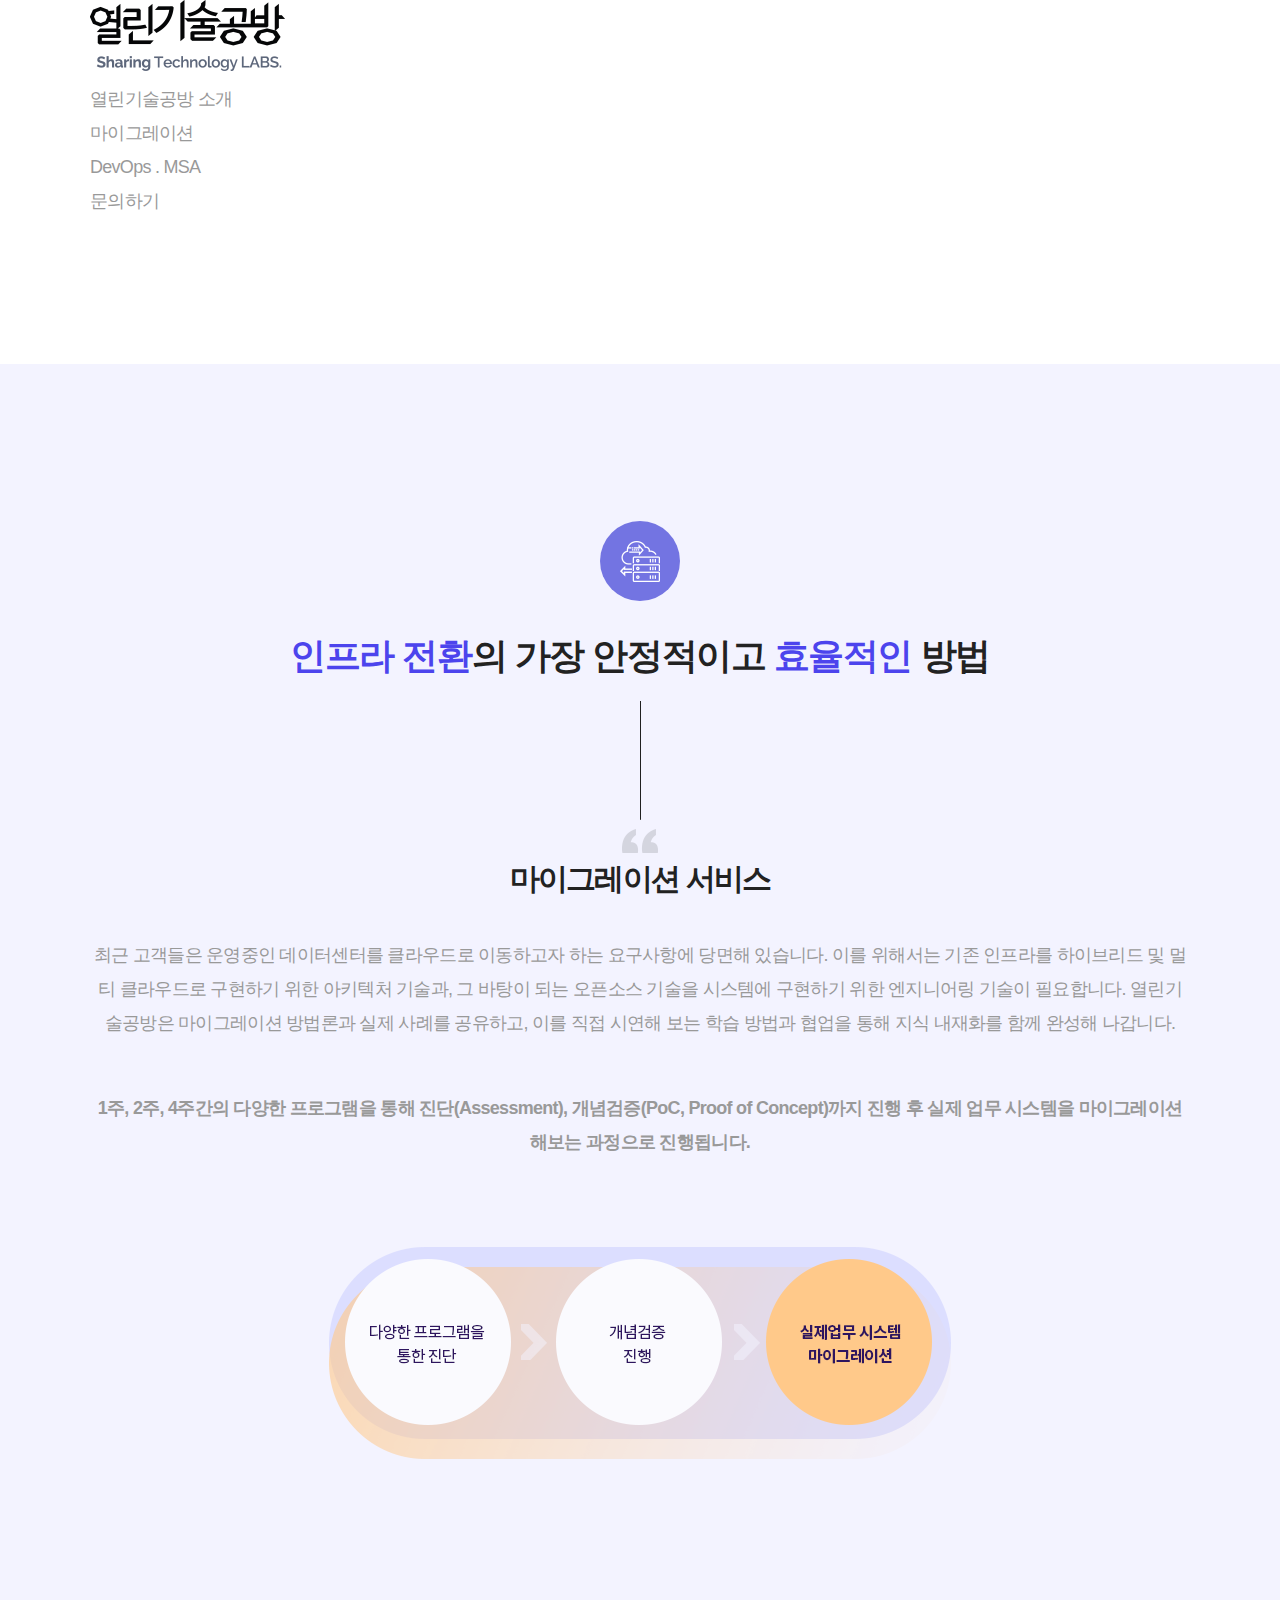
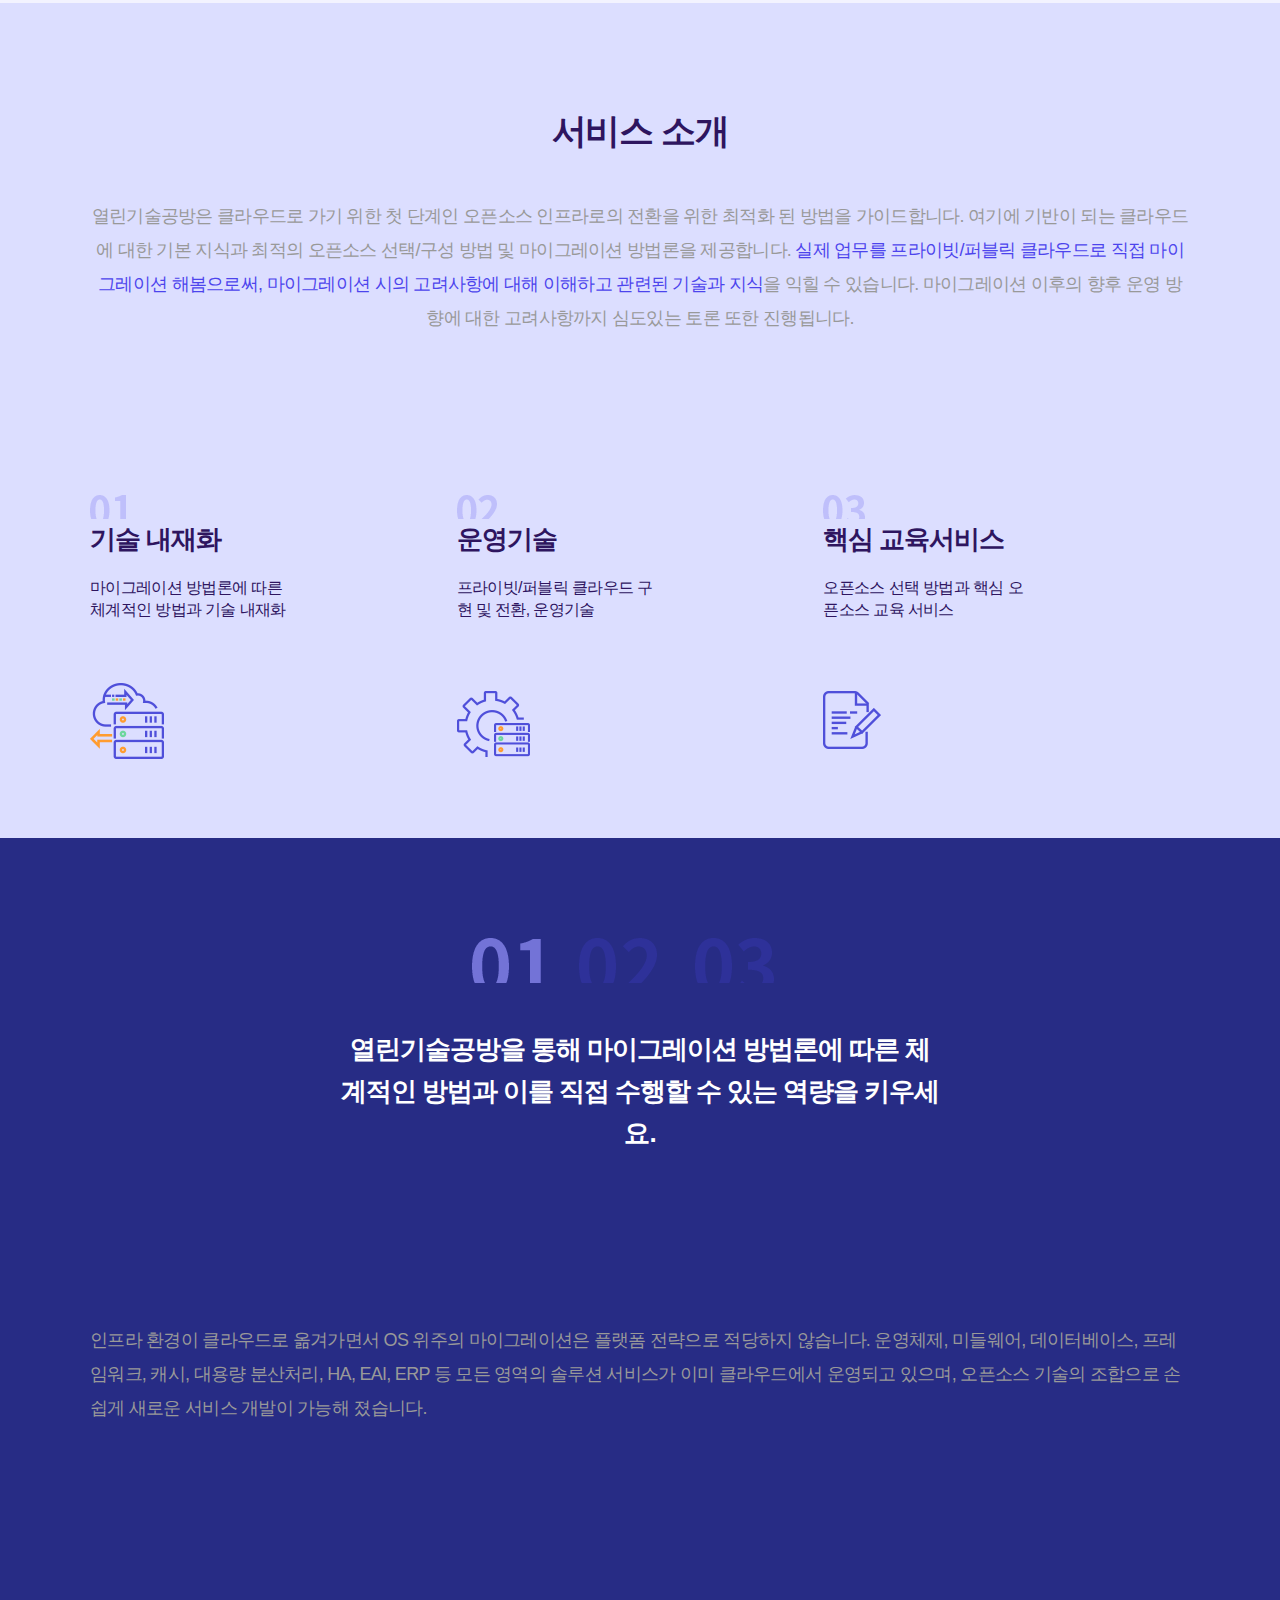
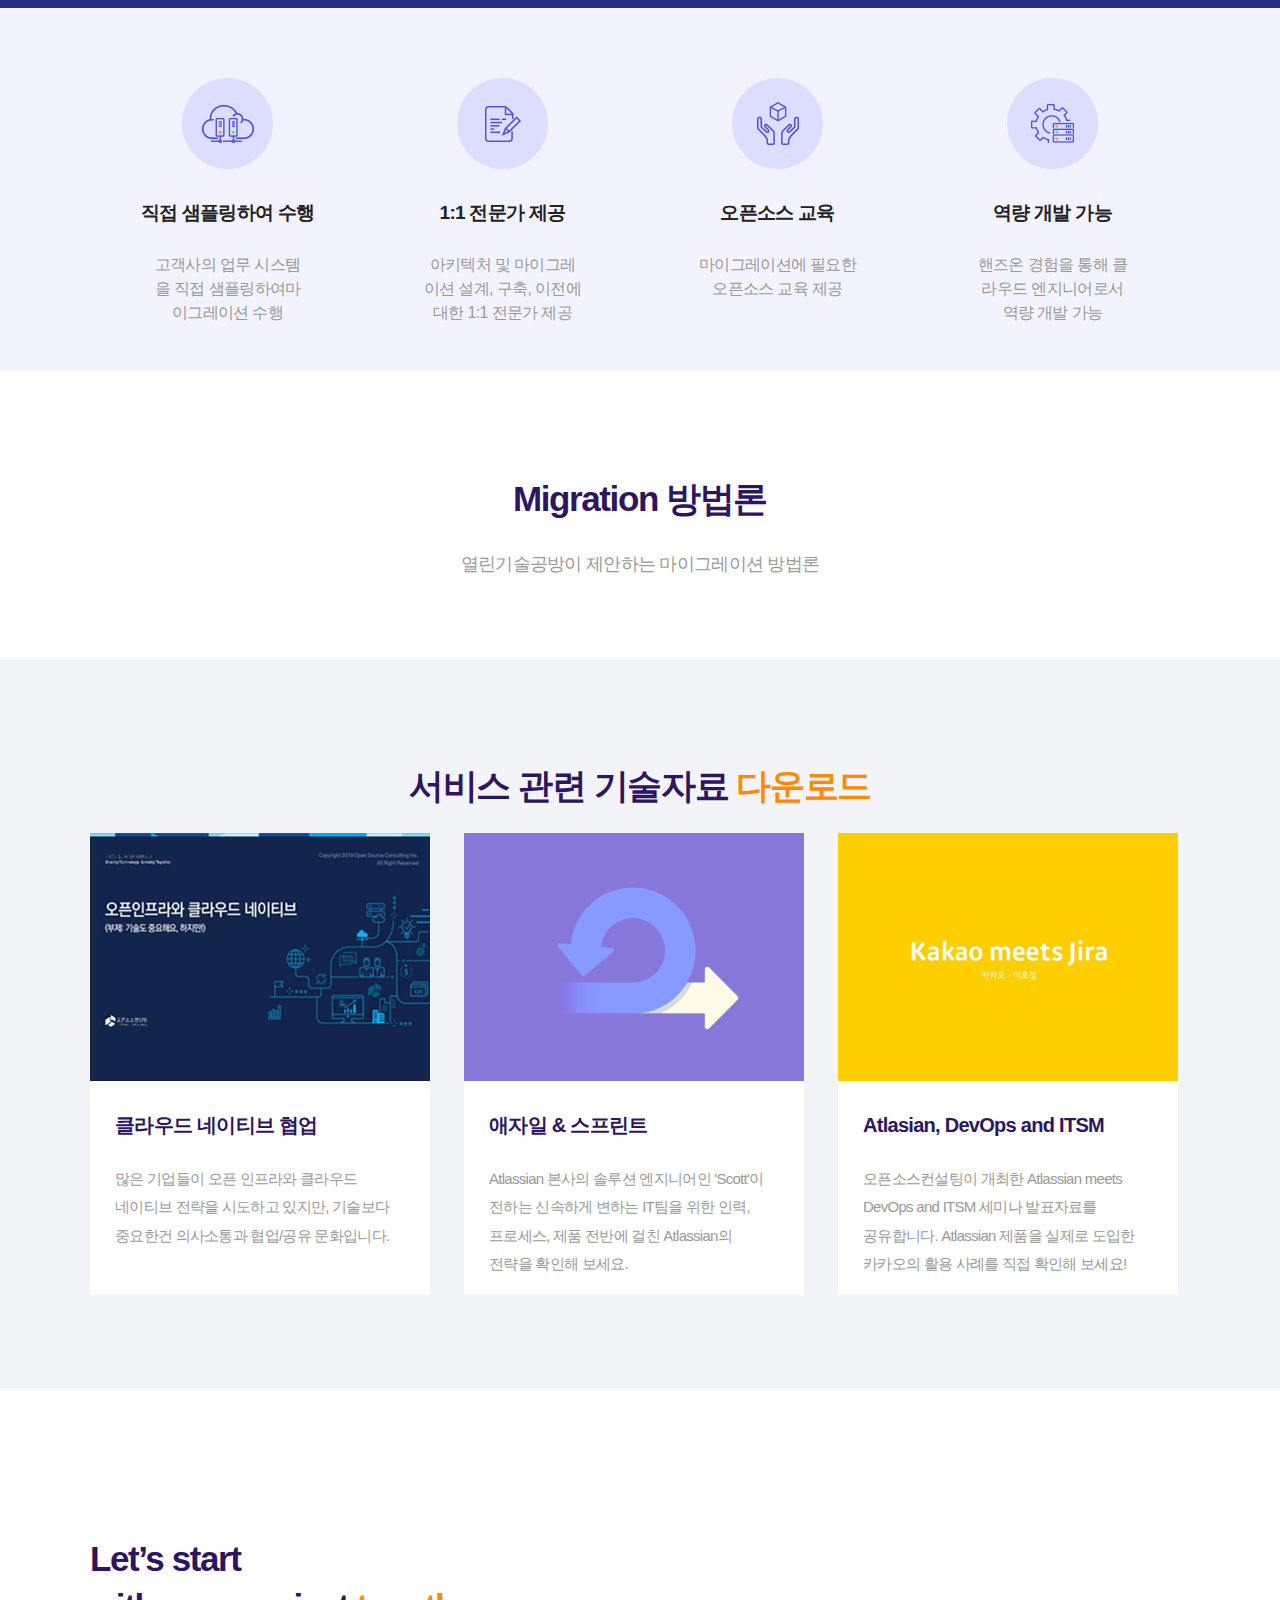
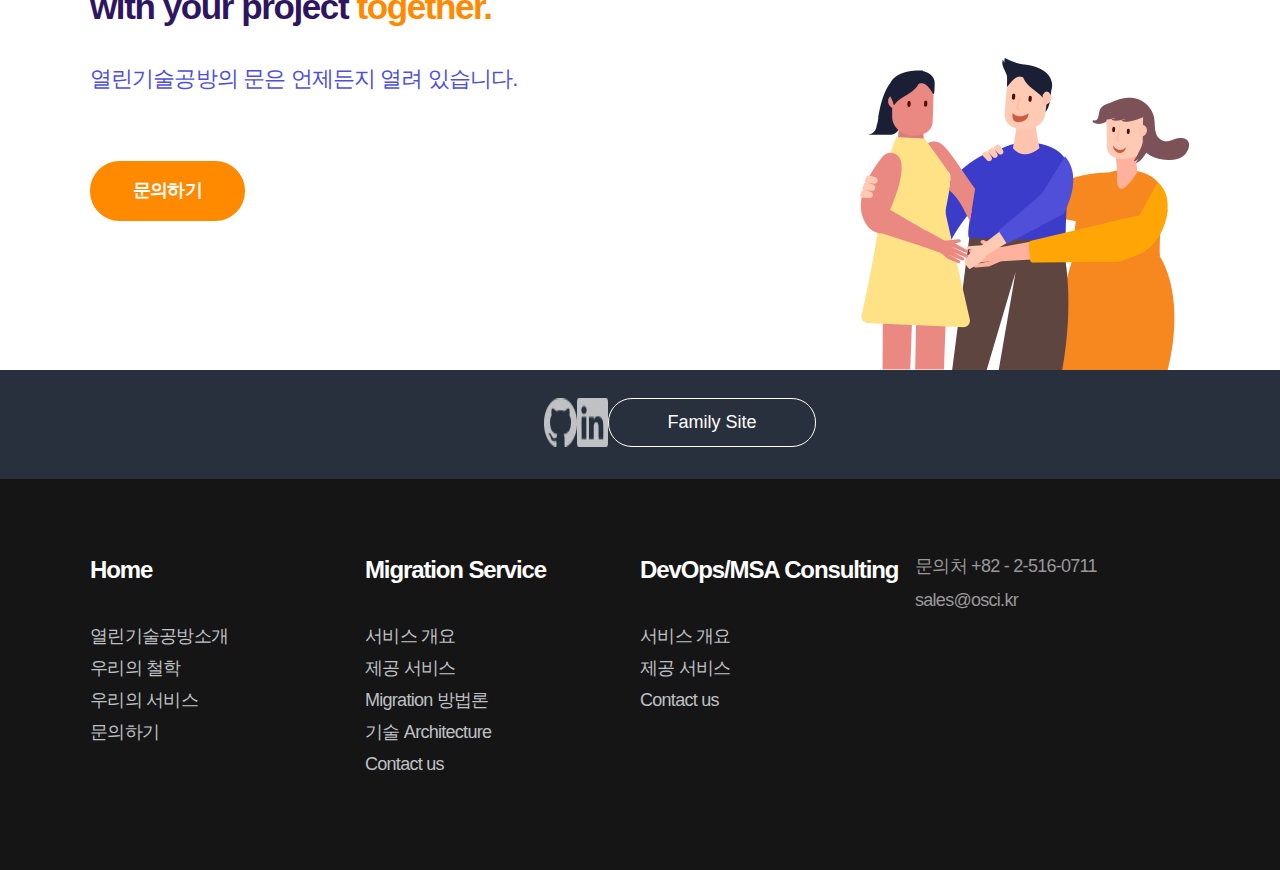
<file: view/migration.html>
<!DOCTYPE html>
<header>
    <link href="../style/common.css" rel="stylesheet" type="text/css">
    <link href="https://fonts.googleapis.com/css?family=Noto+Sans+KR&display=swap" rel="stylesheet">
</header>
<body>
  <div>
    <!-- header -->
    <div class="header">
      <div class="section-container">
        <div class="main-header">
            <a href="/">
              <img src="../img/img-logo-bi.png"
              srcset="../img/img-logo-bi@2x.png 2x,
                ../img/img-logo-bi@3x.png 3x"
              alt="열린기술공방">
            </a>
            <ul>
              <li class="mg-r40"><a href="index.html">열린기술공방 소개</a></li>
              <li class="mg-r40 active"><a href="migration.html">마이그레이션</a></li>
              <li class="mg-r40"><a href="devopsMsa.html">DevOps . MSA</a></li>
              <li>문의하기</li>
            </ul>
        </div>
          <!-- <div class="sub-menu-list">
            <div class="sub-menu-container">
                <ul>
                  <li>열린기술공방 소개</li>
                  <li>우리의 철학</li>
                  <li>우리의 서비스</li>
                  <li>문의하기</li>
                </ul>
                <ul>
                  <li>서비스 개요</li>
                  <li>제공 서비스</li>
                  <li>Migration 방법론</li>
                  <li>기술 아키텍쳐</li>
                  <li>문의하기</li>
                </ul>
                <ul>
                  <li>서비스 개요</li>
                  <li>제공 서비스</li>
                  <li>문의하기</li>
                </ul>
                <ul>
                  <li>문의하기</li>
                  <li>기술자료 다운로드</li>
                </ul>
            </div>
          </div> -->
      </div>
    </div>

    <!-- section -->
    <div id="migration" class="continer">
      <section class="section-1">
          <ul class="sub-menu">
              <li>서비스 개요</li>
              <li>제공 서비스</li>
              <li>Migration 방법론</li>
              <li>기술 아키텍쳐</li>
            </ul>
        <div class="section-container">
          <div class="small-purple-img-container">
            <img src="../img/img_ico_service_02_wh.png">
          </div>
         <h1 class="title"><span class="highlight-purple">인프라 전환</span>의 가장 안정적이고 <span class="highlight-purple">효율적인</span> 방법</h1>
          <hr class="vertical-hr">
          <img src="../img/img_deco_com.png">
          <h2 class="sub-title">마이그레이션 서비스</h2>
         <div class="contents-1">
            최근 고객들은 운영중인 데이터센터를 클라우드로 이동하고자 하는 요구사항에 당면해 있습니다.
            이를 위해서는 기존 인프라를 하이브리드 및 멀티 클라우드로 구현하기 위한 아키텍처 기술과,
            그 바탕이 되는 오픈소스 기술을 시스템에 구현하기 위한 엔지니어링 기술이 필요합니다. 열린기술공방은 마이그레이션 방법론과
            실제 사례를 공유하고, 이를 직접 시연해 보는 학습 방법과 협업을 통해 지식 내재화를 함께 완성해 나갑니다.
         </div>
         <div class="contents-2">
            1주, 2주, 4주간의 다양한 프로그램을 통해 진단(Assessment), 개념검증(PoC, Proof of Concept)까지 진행 후
            실제 업무 시스템을 마이그레이션 해보는 과정으로 진행됩니다.
         </div>
         <img src="../img/img_mig_gr.png">
        </div>
      </section>
      <section class="section-2">
        <div class="section-container">
          <h1 class="title">서비스 소개</h1>
          <div>
              열린기술공방은 클라우드로 가기 위한 첫 단계인 오픈소스 인프라로의 전환을 위한 최적화 된 방법을 가이드합니다. 
              여기에 기반이 되는 클라우드에 대한 기본 지식과 최적의 오픈소스 선택/구성 방법 및 마이그레이션 방법론을 제공합니다.
              <span class="highlight-purple"> 실제 업무를 프라이빗/퍼블릭 클라우드로 직접 마이그레이션 해봄으로써, 마이그레이션 시의 고려사항에 대해 이해하고 관련된 기술과 지식</span>을 익힐 수 있습니다. 
              마이그레이션 이후의 향후 운영 방향에 대한 고려사항까지 심도있는 토론 또한 진행됩니다.
          </div>
          <div class="flex item-container">
            <div class="item"> 
              <img src="../img/01.png">
              <h2>기술 내재화</h2>
              <div class="description"> 
                마이그레이션 방법론에 따른
                체계적인 방법과 기술 내재화 
              </div>
              <img src="../img/ico-mig-f-01.png">
            </div>
            <div class="item">
              <img src="../img/02.png">
              <h2>운영기술</h2>
              <div class="description">
                프라이빗/퍼블릭 클라우드 구현
                및 전환, 운영기술  
              </div>
              <img src="../img/ico-mig-f-02.png">
            </div>
            <div class="item">
              <img src="../img/03.png">
              <h2>핵심 교육서비스</h2>
              <div class="description">
                오픈소스 선택 방법과
                핵심 오픈소스 교육 서비스
              </div>
              <img src="../img/ico-mig-f-03.png">
            </div>
          </div>
        </div>
      </section>
      <section class="section-3">
          <div class="section-container">
            <div class="num-img-container">
              <img class="mg-r34" src="../img/img-mig-num-01-on.png">
              <img class="mg-r34" src="../img/img-mig-num-02-off.png">
              <img class="mg-r34" src="../img/img-mig-num-03-off.png">
            </div>
            <h2 class="title">
              열린기술공방을 통해 마이그레이션 방법론에 따른
              체계적인 방법과 이를 직접 수행할 수 있는 역량을 키우세요.
            </h2>
           <div class="flex">
             <div>
                인프라 환경이 클라우드로 옮겨가면서 OS 위주의 마이그레이션은 플랫폼 전략으로 적당하지 않습니다. 운영체제, 미들웨어, 데이터베이스, 프레임워크, 캐시, 대용량 분산처리, HA, EAI, ERP 등 모든 영역의 솔루션 서비스가 이미 클라우드에서 운영되고 있으며, 오픈소스 기술의 조합으로 손쉽게 새로운 서비스 개발이 가능해 졌습니다.
             </div>
             <div>

             </div>
           </div>
          </div>
      </section>
      <section class="section-4">
        <div class="section-container">
          <div class="num-img-container">
            <img class="mg-r34" src="../img/img-mig-num-01-off.png">
            <img class="mg-r34" src="../img/img-mig-num-02-on.png">
            <img class="mg-r34" src="../img/img-mig-num-03-off.png">
          </div>
          <h2 class="title">
            열린기술공방에서 프라이빗/퍼블릭 클라우드
            구현 및 전환, 운영 기술에 대한 노하우를 익히세요.
          </h2>
          <img src="../img/img-mig-ser-2.png">
          <div>
            <p>오픈소스컨설팅은 다양한 고객사에 U2L/ U2C/ L2C 마이그레이션을 수행한 경험을 통해, 보다 쉽게 클라우드로의 이행할 수 있는 노하우를 보유하고 있습니다. </p>
            <p>
              기존 인프라의 서버와 업무 영역만 x86, 오픈소스로 변환한다면 클라우드로의 전환은 새로운 업무 부담이 될 것입니다. 기존의 인프라 플랫폼을 변경할 때,
              레거시 방식이 아닌 프라이빗/퍼블릭 클라우드가 지향하는 소프트웨어 정의 데이터센터(SDDC, Software-defined data center)로 변화시킨다면
              향후 서비스의 확장성과 유연성, 비용 대비 효율면에서 훨씬 더 나은 인프라를 구성할 수 있게 됩니다. 
            </p>
            <p>클라우드 선택의 기준과 전환, 구현 방법, 운영 기술을 열린기술공방에서 직접 체험해 보세요. </p>
          </div>
        </div>
      </section>
      <section class="section-5">
        <div class="section-container">
          <div class="num-img-container">
            <img class="mg-r34" src="../img/img-mig-num-01-off.png">
            <img class="mg-r34" src="../img/img-mig-num-02-off.png">
            <img src="../img/img-mig-num-03-on.png">
          </div>
          <h2 class="title">
            열린기술공방에서 오픈소스 선택 방법과
            구축/운영방안에 대한 기술을 내재화하세요.
          </h2>
          <div class="flex">
            <div>
              <p>
                오픈소스로 전환한다는 것은 단지 업무 시스템만을 리눅스 기반환경으로 옮기는 것을 의미하지 않습니다.
                Web/WAS, DB에 따른 클러스터 환경과 공유 파일시스템 환경, 각종 백업 및 모니터링 환경까지 전체적인 인프라의 변화를 의미합니다. 
              </p>
              <p>
                오픈소스는 특성상 여러 기술에 대한 종합적인 이해가 필요합니다. 오픈소스컨설팅은 다양한 오픈소스 기술을 유기적으로 연결하여 복잡한 인프라를 구성한 경험이 있으며, 여기서 쌓인 노하우를 같이 공유함으로써 기술 내재화에 하는데 도움을 드립니다. 
              </p>
              <p>열린기술공방과의 협업을 통해 최적화된 인프라 환경을 구축하세요.</p>
            </div>
            <img src="../img/img-mig-ser-3.png">
          </div>
        </div>
      </section>
      <section class="section-6">
        <div class="section-container flex">
          <div class="item">
            <div class="medium-img-container">
              <img src="../img/img-ico-migser-01.png">
            </div>
            <h3 class="sub-title">직접 샘플링하여 수행</h3>
            <div class="description">
              고객사의 업무 시스템을
              직접 샘플링하여마이그레이션 수행
            </div>
          </div>
          <div class="item">
            <div class="medium-img-container">
              <img src="../img/img-ico-migser-02.png">
            </div>
            <h3 class="sub-title">1:1 전문가 제공</h3>
            <div class="description">
              아키텍처 및 마이그레이션
              설계, 구축, 이전에 대한
              1:1 전문가 제공
            </div>
          </div>
          <div class="item">
            <div class="medium-img-container">
              <img src="../img/img-ico-migser-03.png">
            </div>
            <h3 class="sub-title">오픈소스 교육</h3>
            <div class="description">
              마이그레이션에 필요한
              오픈소스 교육 제공
            </div>
          </div>
          <div class="item">
            <div class="medium-img-container">
              <img src="../img/img-ico-migser-04.png">
            </div>
            <h3 class="sub-title">역량 개발 가능</h3>
            <div class="description">
              핸즈온 경험을 통해
              클라우드 엔지니어로서
              역량 개발 가능
            </div>
          </div>
        </div>
      </section>
      <section class="section-7">
        <div class="section-container">
          <h1 class="title">Migration 방법론</h1>
          <p>열린기술공방이 제안하는 마이그레이션 방법론</p>
        </div>
      </section>
      <section class="section-8">
          <div class="section-container">
            <h1 class="title">서비스 관련 기술자료 <span class="highlight-orange">다운로드</span></h1>
            <div class="flex">
              <div class="item mg-r34">
                <img src="../img/img_ssppt_01.png" srcset="../img/img-ssppt-01@2x.png 2x, ../img/img-ssppt-01@3x.png 3x">
                <div class="item-description-container">
                  <h3 class="item-description-title">클라우드 네이티브 협업</h3>
                  <div>
                      많은 기업들이 오픈 인프라와 클라우드<br/> 네이티브 전략을 시도하고 있지만, 기술보다 <br/>중요한건 의사소통과 협업/공유 문화입니다.
                  </div>
                </div>
              </div>
              <div class="item mg-r34">
                  <img src="../img/img-ssppt-02.png" srcset="../img/img-ssppt-02@2x.png 2x, ../img/img-ssppt-02@3x.png 3x">
                <div class="item-description-container">
                  <h3 class="item-description-title">애자일 & 스프린트</h3>
                  <div>
                      Atlassian 본사의 솔루션 엔지니어인 'Scott'이<br/> 전하는 신속하게 변하는 IT팀을 위한 인력,<br/> 프로세스, 제품 전반에 걸친 Atlassian의<br/> 전략을 확인해 보세요.
                  </div>
                </div>
              </div>
              <div class="item">
                  <img src="../img/img-ssppt-03.png" srcset="../img/img-ssppt-03@2x.png 2x, ../img/img-ssppt-03@3x.png 3x">
                <div class="item-description-container">
                  <h3 class="item-description-title">Atlasian, DevOps and ITSM</h3>
                  <div>오픈소스컨설팅이 개최한 Atlassian meets<br/> DevOps and ITSM 세미나 발표자료를<br/> 공유합니다. Atlassian 제품을 실제로 도입한 <br/>카카오의 활용 사례를 직접 확인해 보세요!</div>
                </div>
              </div>
            </div>
          </div>
      </section>
      <section class="section-9">
          <div class="section-container flex">
            <div>
              <h1 class="title">
                Let’s start<br/>
                  with your project <span class="highlight-orange">together.</span>
              </h1>
              <div class="description">열린기술공방의 문은 언제든지 열려 있습니다.</div>
              <button class="orange-btn default-btn">문의하기</button>
            </div>
            <img src="../img/img_contact_illust.png">
          </div>
      </section>  
    </div>
    <!-- footer -->
    <footer>
      <div class="footer-contact">
        <div class="section-container">
          <img src="../img/img-ico-sns-1.png">
          <img src="../img/img-ico-sns-2.png">
          <img src="../img/github.png">
          <img src="../img/vector-smart-object.png">
          <button class="family-site-btn">Family Site</button>  
        </div>
      </div>
      <div class="footer-bottom">
        <div class="section-container flex">
          <div class="item">
            <div class="menu-title">Home</div>
            <ul class="menu-item">
              <li><a href="#intro">열린기술공방소개</a></li>
              <li><a href="#philosophy">우리의 철학</a></li>
              <li><a href="#service">우리의 서비스</a></li>
              <li><a href="#contact">문의하기</a></li>
            </ul>
          </div>
          <div class="item">
            <div class="menu-title">Migration Service</div>
            <ul class="menu-item">
              <li><a href="#migration-service-intro">서비스 개요</a></li>
              <li><a href="#service-provide">제공 서비스</a></li>
              <li><a href="#migration-methodology">Migration 방법론</a></li>
              <li><a href="#achitecture">기술 Architecture</a> </li>
              <li><a href="#contact">Contact us</a></li>
            </ul>
          </div>
          <div class="item">
            <div class="menu-title">DevOps/MSA Consulting</div>
            <ul class="menu-item">
              <li><a href="#devops-service-intro">서비스 개요</a></li>
              <li><a href="#devops-service-provide">제공 서비스</a></li>
              <li><a href="#contact">Contact us</a></li>
            </ul>
          </div>
          <div class="item">
            <div>문의처 +82 - 2-516-0711</div>
            <div>sales@osci.kr</div>
          </div>
        </div> 
      </div>
    </footer>
  </div>
</body>
</html>
</file>
<file: style/common.css>
*,
*::before,
*::after {
	box-sizing: border-box;
}

body {
	padding: 0;
	margin: 0;
	width: 100%;
	height: 100%;
	background-color: #ffffff;
	font-family: 'NotoSansCJKkr', sans-serif;
	font-size: 18px;
	color: #999999;
	line-height: 1.89;
	letter-spacing: -0.72px;
}

button {
	cursor: pointer;
}
a {
	text-decoration: none;
	color: inherit;
}
h1,
h2,
h3 {
	margin-top: 0;
}
h1{
	font-size:35px;
}
h2 {
	font-size: 26px;
}
h3 {
	font-size: 20px;
}
ul {
	margin: 0;
	padding: 0;
}
ul li {
	list-style: none;
}

p {
	margin: 0;
}

img {
	max-width: 100%;
}

em {
	font-style: normal;
	font-weight: bold;
}

/*
  share component
  .sub-nav
  li (.sub-nav__item)에 .active 추가 제거 하면 됩니다.
*/
.sub-nav {
	display: flex;
	align-items: center;
	justify-content: center;
	color: #5d677b;
}

.sub-nav__item {
	position: relative;
	padding: 0 12px;
}

.sub-nav__item:nth-child(n + 2)::before {
	position: absolute;
	left: 0;
	top: 50%;
	transform: translateY(-50%);
	width: 1px;
	height: 20px;
	background-color: #c9d2e5;
	content: '';
}

.sub-nav__link {
	display: block;
	padding: 0 16px;
	line-height: 33px;
}

.sub-nav .active .sub-nav__link {
	border-radius: 16px;
	background-color: #9596c1;
	color: #f3f3ff;
	font-weight: bold;
}
/* // --- sub-nav end */

.a11y {
	position: absolute;
	top: auto;
	left: -99999em;
	overflow: hidden;
	width: 1px;
	height: 1px;
}

.bg-purple {
	background-color: #dcdeff;
}

.highlight-purple {
	color: #4c44ed;
}
.highlight-light-purple {
	color: #8f8aff;
}
.highlight-orange {
	color: #ff8900;
}
.highlight-mint {
	color: #62ffe3;
}

.orange-btn {
	height: 60px;
	border-radius: 29.5px;
	background-color: #ff8a00;
	line-height: 1.28;
	letter-spacing: -0.72px;
	color: #ffffff;
	border: none;
	font-size: 18px;
	font-weight: bold;
}
.orange-btn:hover {
	color: #ff8a00;
	background: #ffffff;
	border: 1px solid #ff8a00;
}
.big-btn {
	width: 240px;
}
.default-btn {
	width: 155px;
}

.continer {
	margin-top: 146px;
}

/* ==================================
mobile 
================================== */


.section-container {
	position: relative;
	max-width: 1200px;
	margin: 0 auto;
	padding: 0 50px;
}
.description-section {
	text-align: center;
}

.flex {
	display: flex;
}

.reverse {
	flex-direction: row-reverse;
}
.mg-r34 {
	margin-right: 34px;
}
.mg-r40 {
	margin-right: 40px;
}
.mg-l150 {
	margin-left: 150px;
}
.mg-l122 {
	margin-left: 122px;
}
.mg-r190 {
	margin-right: 190px;
}
.mg-r230 {
	margin-right: 230px;
}
.vertical-hr {
	height: 119px;
	width: 0px;
	border-right: 0px;
	border-color: #727475;
}
.contents {
	flex: 1;
}

.img-container {
	background: #ffffff;
	width: 192px;
	height: 192px;
	min-width: 192px;
	min-height: 192px;
	border-radius: 100%;
	display: flex;
	justify-content: center;
	align-items: center;
}

.small-purple-img-container {
	background: #7374e2;
	width: 80px;
	height: 80px;
	border-radius: 100%;
	display: flex;
	justify-content: center;
	align-items: center;
	margin: 0 auto;
}
.medium-img-container {
	background: #dcdeff;
	width: 91px;
	height: 91px;
	border-radius: 100%;
	display: flex;
	justify-content: center;
	align-items: center;
	margin: 0 auto;
}

.num-img-container {
	text-align: center;
	margin-bottom: 34px;
}

.num-img-container img {
	cursor: pointer;
}
ul.description li:before {
	content: '-';
	padding-right: 10px;
}

/* header */
#header {
	position: fixed;
	top: 0;
	background: #ffffff;
	padding: 48px 0px 0px;
	width: 100%;
	height: 146px;
	color: #000000;
	z-index: 9999;
}

#header::after {
	position: absolute;
	top: 100%;
	left: 0;
	right: 0;
	overflow: hidden;
	height: 0;
	background-color: rgba(78, 57, 255, 0.8);
	content: '';
	transition: all 0.5s;
}

#header.active::after {
	height: 306px;
}

#header .section-container {
	height: 100%;
}
#header .section-container .main-header {
	position: relative;
	display: flex;
	justify-content: space-between;
	height: 100%;
}

/* debug */
.debug {
	outline: 1px dashed red;
}

.anchor {
	/* outline: 1px dashed red; */
	position: absolute;
	top: -156px; /* header height: 146px + margin: 10px */
	width: 2px;
	height: 10px;
}

@media (max-width: 960px) {
	.ahchor {
		top: -82px;
	}
}

.bg-cover {
	background-repeat: no-repeat;
	background-position: center top;
	background-size: cover;
}

/* gnb */
#gnb {
	position: relative;
	margin-top: 49px;
	z-index: 5;
}

.gnb__list {
	display: flex;
	font-weight: bold;
}
.gnb__item {
	height: 50px;
	cursor: pointer;
	min-width:91px;
}
.gnb__item.active {
	border-bottom: solid 5px #645cff;
}

.gnb__item:last-child .gnb__link {
	min-width: 101px;
}

.gnb__link {
	display: block;
	height: 100%;
	cursor: pointer;
}

.gnb__link:hover {
	color: #645cff;
}

.sub-menu {
	display: none;
	opacity: 0;
	margin-top: 38px;
	color: #e8eaef;
	font-size: 14px;
	font-weight: 300;
	min-width: 91px;
}

.sub-menu__link {
	display: block;
}
.sub-menu__link:hover {
	font-weight: bold;
}

#header.active .sub-menu {
	display: block;
	animation: snb-anim 0.3s 0.1s forwards;
}

.gnb__close {
	display: none;
	position: absolute;
	top: calc(64px / 2);
	right: calc(80px / 2);
	width: calc(50px / 2);
	height: calc(50px / 2);
	padding: 0;
	border: 0;
	background: url(../img/btn-close.png) no-repeat center center / contain;
}

@keyframes snb-anim {
	0% {
		opacity: 0;
	}

	100% {
		opacity: 1;
	}
}

/*
	hamburger
*/
.hamburger {
	display: none;
	padding: 0;
	border: 0;
	background-color: transparent;
}

.hamburger::before,
.hamburger::after {
	content: '';
}

.hamburger::before,
.hamburger::after,
.hamburger span {
	display: block;
	width: 100%;
	height: 4px;
	border-radius: 2px;
	background-color: #aaa7ab;
}

/* ==================================
mobile header
.header (.active) class로 #gnb 활성화
================================== */
@media (max-width: 960px) {
	#header {
		padding: calc(46px / 2) 0 calc(27px / 2);
		height: auto;
	}

	#header::after {
		display: none;
	}

	#header .section-container {
		padding: 0 31px;
	}

	.main-header {
		align-items: center;
	}
	.continer {
		margin-top: 72px;
	}
	.main-header::after {
		display: none;
		position: fixed;
		top: 0;
		right: 0;
		bottom: 0;
		left: 0;
		background-color: rgba(0, 0, 0, 0.7);
		content: '';
	}

	.active .main-header::after {
		display: block;
	}

	.logo {
		display: inline-flex;
		align-items: center;
		width: calc(195px / 2);
	}

	#gnb {
		position: fixed;
		top: 0;
		right: 0;
		bottom: 0;
		transform: translateX(100%);
		overflow-y: auto;
		margin-top: 0;
		padding: calc(250px / 2) 0 0 calc(94px / 2);
		background-color: #fff;
		width: 70%;
		transition: transform 0.34s;
	}

	.active #gnb {
		transform: translateX(0);
	}

	.gnb__list {
		display: block;
	}

	.gnb__item {
		margin-right: 0;
		height: auto;
	}

	.gnb__item:nth-child(n + 2) {
		margin-top: calc(115px / 2);
	}

	.gnb__item.active {
		border-bottom: 0;
	}

	.gnb__item:last-child .gnb__link {
		min-width: auto;
	}

	.gnb__link {
		margin-bottom: calc(45px / 2);
		font-size: calc(32px / 2);
		color: #4e39ff;
		font-weight: bold;
	}

	.sub-menu {
		margin-top: 0;
		visibility: visible;
		opacity: 1;
		color: #2e155f;
		font-size: calc(24px / 2);
		line-height: 2;
	}

	.gnb__close {
		display: block;
		cursor: pointer;
	}

	.hamburger {
		display: flex;
		flex-direction: column;
		align-items: stretch;
		justify-content: space-between;
		width: calc(62px / 2);
		height: calc(47px / 2);
	}
}

.service-step {
	color: #dcdeff;
	font-size: 19px;
	line-height: 1.26;
}

.service-step > div {
	width: 488px;
	margin-right: 7.1818181818%; /* 79px  / 11000 */
	line-height: 1.72;
	flex: 1 0 auto;
}

.service-step > div p{
	font-size: 18px;
	font-weight: 300;
	letter-spacing: -1.08px;
}
.service-step > div p:first-child {
	margin-bottom: 40px;
}

.service-step > div img {
	margin-top: 104px;
}

.service-step-list li {
	position: relative;
	padding-left: 38px;
	padding-bottom: 38px;
	vertical-align: top;
	line-height: 29px;
	letter-spacing: -1.14px;
}

.service-step-list li::before,
.service-step-list li::after {
	position: absolute;
	background-color: #7373d7;
	content: '';
}

.service-step-list li::before {
	top: 0;
	left: 0;
	z-index: 1;
	width: 29px;
	height: 29px;
	border-radius: 50%;
	background-image: url(../img/img_bullet_mig_check.png);
}

.service-step-list li::after {
	top: 0;
	left: 14px;
	width: 2px;
	height: 100%;
}

.service-step-list li:last-child {
	padding-bottom: 0;
}

.service-step-list li:last-child::after {
	height: 0;
}
/* 마이그레이션 방법론 */
.utol_03 .wrap {
	overflow: hidden;
	zoom: 1;
	padding: 80px 0;
}
.utol_03 .wrap > div {
	width: 33.33%;
	float: left;
}
.utol_03 .wrap > div > * {
	padding: 0 3px;
}
.utol_03 .utol_anal li {
	padding: 10px;
	text-align: center;
	border: 1px solid #000;
	margin-bottom: 6px;
	font-size: 15px;
	line-height: 20px;
	font-weight: 300;
	position: relative;
}
.utol_03 .utol_anal li.fake {
	border: 0;
}
.utol_03 .utol_anal li.two {
	overflow: hidden;
	zoom: 1;
	border: 0;
	padding: 0;
	display: flex;
	justify-content: space-between;
}
.utol_03 .utol_anal li.two p {
	padding: 10px 2%;
	width: 46%;
	border: 1px solid #ddd;
}
.utol_03 .utol_anal li span.num {
	width: 20px;
	line-height: 20px;
	text-align: center;
	height: 20px;
	border-radius: 10px;
	font-size: 12px;
	color: #fff;
	background-color: #1754de;
	display: block;
	position: absolute;
	top: 50%;
	left: 10px;
	margin-top: -10px;
}
.utol_03 .utol_anal li span.pd {
	padding-left: 30px;
	display: block;
}
.utol_03 .utol_anal li span.tag {
	position: absolute;
	top: 50%;
	margin-top: -20px;
	right: 10px;
	width: 75px;
	display: block;
	padding: 10px 0;
	background-color: #b4bec8;
	color: #fff;
	border-radius: 5px;
}
.utol_03 .utol_anal li.blue {
	border-color: #1754de;
	color: #1754de;
	font-weight: 500;
}
.utol_03 .point_list {
	padding: 20px 10px 0 10px !important;
	text-align: left;
}
.utol_03 .point_list li {
	font-size: 15px;
	line-height: 25px;
}
.utol_03 .point_list li.title {
	font-size: 20px;
	line-height: 25px;
	font-weight: 400;
	margin-bottom: 10px;
}
/* footer */
footer .footer-contact {
	padding-top: 28px;
	padding-bottom: 32px;
	background-color: #28303d;
}
footer .footer-contact .section-container {
	display: flex;
	justify-content: center;
}
footer .footer-contact .section-container div:first-child {
	margin-top: 8px;
}
footer .footer-contact .section-container div:first-child img {
	margin-right: 28px;
}
footer .footer-contact .section-container div:last-child {
	position: relative;
}
footer .footer-contact .section-container div:last-child img {
	margin-left: 11px;
}
footer .footer-contact .family-site-btn {
	width: 208px;
	height: 49px;
	border-radius: 24px;
	border: solid 1px #ffffff;
	background-color: #28303d;
	font-size: 18px;
	color: #ffffff;
	vertical-align: text-bottom;
}
#family-site-list {
	width: 204px;
	border-radius: 4px;
	border: solid 1px #bfc1c5;
	background-color: #ffffff;
	position: absolute;
	bottom: 54px;
	display: none;
}
#family-site-list li {
	padding-left: 26px;
	font-size: 14px;
	text-align: left;
	color: #545b66;
	height: 32px;
}
#family-site-list li:hover {
	background-color: #d2d2ff;
	color: #3c3ccb;
}
footer .footer-bottom {
	width: 100%;
	padding-bottom: 90px;
	padding-top: 70px;
	background-color: #151515;
}

footer .footer-bottom .item {
	flex: 1;
}
footer .footer-bottom .item:last-child span {
	color: #ffffff;
	font-size: 24px;
	font-weight: bold;
}
footer .footer-bottom .menu-title {
	font-size: 24px;
	font-weight: bold;
	font-stretch: normal;
	font-style: normal;
	line-height: 1.71;
	letter-spacing: -1.12px;
	color: #ffffff;
	margin-bottom: 30px;
}
footer .footer-bottom .menu-item {
	font-size: 18px;
	font-weight: 300;
	font-stretch: normal;
	font-style: normal;
	line-height: 1.78;
	letter-spacing: -0.72px;
	text-align: left;
	color: #bfc1c5;
}

/* intro */
#intro .section-1 {
	position: relative;
	height: 658px;
	color: #ffffff;
	background: url('../img/img_bg_mainvisual_back.svg') no-repeat center top / cover;
}
#intro .section-1 h1{
  font-weight: 300;
}
#intro .section-1 .section-1-svg {
	position: absolute;
	bottom: 0;
	left: 0;
	right: 0;
}

#intro .section-1 .section-container {
	padding-top: 115px;
}

#intro .section-1 .hero {
	justify-content: space-between;
}

#intro .section-1 h1 {
	margin-bottom: 0;
	line-height: 1.43;
	letter-spacing: -1.4px;
}
#intro .section-1 .description {
	margin: 46px 0 36px;
	font-size: 16px;
	line-height: 1.44;
	letter-spacing: -0.64px;
	font-weight: 300;
}

@media (max-width: 960px) {
	#intro .section-1 {
		height: auto;
		padding-bottom: 30px;
	}

	#intro .section-1 .section-container {
		padding-top: 60px;
	}

	#intro .section-1 .section-1-svg {
		display: none;
	}

	#intro .section-1 .hero {
		flex-direction: column;
		align-items: center;
	}

	#intro .section-1 .hero > div {
		margin-bottom: 40px;
	}

	#intro .section-1 .description {
		margin-top: 22px;
	}

	#intro .section-1 .orange-btn {
		font-size: 14px;
	}
}

#intro .section-2 {
	padding: 99px 0 35px;
}

#intro .section-2 .title {
	margin-top: 0;
	margin-bottom: 71px;
	line-height: 1.17;
	letter-spacing: -1.44px;
	color:#222222;
}

#intro .section-2 p:first-of-type {
	margin-bottom: 48px;
}

@media (max-width: 960px) {
	#intro .section-2 p br {
		display: none;
	}
}

#intro .section-3 {
	background-image: url('../img/img-bg-about-01.png');
	background-repeat: no-repeat;
	background-size: cover;
	background-position: center top;
	padding: 92px 0px 127px;
}
#intro .section-4 {
	padding: 68px 0 244px;
}
#intro .section-4 h1{
	line-height: 1.37;
	letter-spacing: -1.4px;
}
#intro .section-4 p:first-of-type {
	margin-bottom: 59px;
}

@media (max-width: 960px) {
	#intro .section-4 p br {
		display: none;
	}
}

#intro .section-5 {
	background-color: #fff2e2;
	padding: 56px 0 84px;
	color: #2e155f;
}

#intro .section-5 .anchor {
	top: calc(-156px - 200px);
}

@media (max-width: 960px) {
	#intro .section-5 .anchor {
		top: calc(-86px - 200px);
	}
}

#intro .section-5 h2 {
	line-height: 1.85;
	letter-spacing: -1.04px;
}
#intro .section-5 .flex{
	justify-content: space-between;
}
#intro .section-5-title {
	color: #2e155f;
	text-align: center;
	margin-bottom: 35px;
}
#intro .section-6 {
	padding: 104px 0 120px;
}
#intro .section-6 .title {
	color: #2e155f;
	text-align: center;
	margin: 0;
}
#intro .section-6 .sub-title,
.section-8 .sub-title,
.section-9 .sub-title {
	color: #4f4fda;
	line-height: 1.62;
	letter-spacing: -1.04px;
}
#intro .section-6 .section-container > div {
	margin-top: 96px;
	padding: 0 150px 0 122px;
	justify-content: space-between;
}
#intro .section-7 {
	background: url('../img/img_bg_service_02.png');
	background-repeat: no-repeat;
	background-size: cover;
	background-position: center top;
	color: #ffffff;
	padding: 121px 0 144px;
}
#intro .section-7 .flex {
	padding: 0 174px 0 200px;
	justify-content: space-between;
}
#intro .section-7 .img-container,
#intro .section-9 .img-container {
	opacity: 0.8;
}
#intro .section-6 h2,
#intro .section-7 h2,
#intro .section-8 h2,
#intro .section-9 h2 {
	margin-bottom: 20px;
	line-height: 1.62;
	letter-spacing: -1.04px;
}
#intro .section-8 {
	padding: 119px 0 112px;
}
#intro .section-8 .flex {
	padding: 0 198px 0 174px;
	justify-content: space-between;
}
#intro .section-9 {
	background: url('../img/img_bg_service_04.png');
	background-repeat: no-repeat;
	background-size: cover;
	background-position: center top;
	padding: 120px 0 152px;
	position: relative;
}
#intro .section-10,
#migration .section-8 {
	background-color: #f3f4f8;
	padding: 105px 0 96px;
}
#intro .section-10 .title,
#migration .section-8 .title,
#devopsMsa .section-6 .title {
	color: #2e155f;
	text-align: center;
	line-height: 1.37;
	letter-spacing: -1.4px;
}
#intro .section-10 .item,
#migration .section-8 .item,
#devopsMsa .section-6 .item {
	width: 340px;
	height: 462px;
	background-color: #ffffff;
}
#intro .section-10 .item .item-description-container,
#migration .section-8 .item .item-description-container,
#devopsMsa .section-6 .item .item-description-container {
	padding:15px 25px 0;
	font-size: 15px;
}
#intro .section-10 .item .item-description-container .item-description-title,
#migration .section-8 .item .item-description-container .item-description-title,
#devopsMsa .section-6 .item .item-description-container .item-description-title {
	font-size: 20px;
	color: #2e155f;
}
#intro .section-11,
#migration .section-9,
#devopsMsa .section-7 {
	height: 579px;
	width: 100%;
	color: #4f4fda;
}
#intro .section-11 .title,
#migration .section-9 .title,
#devopsMsa .section-7 .title {
	color: #2e155f;
}
#intro .section-11 .description,
#migration.section-9 .description,
#devopsMsa.section-7 .description {
	margin-bottom: 58px;
}
#intro .section-11 img,
#migration .section-9 img,
#devopsMsa .section-7 img {
	position: absolute;
	bottom: 0;
	right: 0;
}

#intro .section-11 .section-container,
#migration .section-9 .section-container,
#devopsMsa .section-7 .section-container {
	position: relative;
	height: 100%;
}

#intro .section-5 .description {
	line-height: 1.38;
	letter-spacing: -0.64px;
	font-size: 16px;
	font-weight: 300;
	max-width: 175px;
}
#intro .section-6 {
	padding: 104px 0 120px;
}
#intro .section-6 ul.description li:before {
	color: #575ea0;
}
#intro .section-6 .title {
	color: #2e155f;
	text-align: center;
	line-height: 1.37;
	letter-spacing: -1.4px;
}

#intro .section-6 .description,
#intro .section-7 .description,
.section-8 .description,
.section-9 .description {
	font-size: 16px;
	margin: 0;
	line-height: 1.5;
	letter-spacing: -0.64px;
	font-weight: 300;
}
#intro .section-7 {
	background: url('../img/img_bg_service_02.png');
	background-repeat: no-repeat;
	background-size: cover;
	background-position: center top;
	color: #ffffff;
	padding: 121px 0 144px;
}
#intro .section-7 ul.description li:before {
	color: #ffffff;
}
#intro .section-7 .img-container,
#intro .section-9 .img-container {
	background: rgba(255, 255, 255, 0.8);
}
#intro .section-8 {
	padding: 119px 0 112px;
}

#intro .section-8 ul.description li:before {
	color: #575ea0;
}
#intro .section-9 {
	background: url('../img/img_bg_service_04.png');
	background-repeat: no-repeat;
	background-size: cover;
	background-position: center top;
	padding: 120px 0 152px;
}
#intro .section-9 .flex {
	padding: 0 238px 0 201px;
	justify-content: space-between;
}
#intro .section-9 .description {
	color: #272c85;
}
#intro .section-9 ul.description li:before {
	color: #7979da;
}
#migration .section-1 .contents-2 {
	margin-top: 51px;
	margin-bottom: 88px;
	font-weight: bold;
}

#migration .section-2 {
	background-color: #dcdeff;
	padding: 104px 0 72px;
	text-align: center;
}
#migration .section-2 .title,
#migration .section-2 .item-container {
	color: #2e155f;
	line-height: 1.37;
	letter-spacing: -1.4px;
}
#migration .section-2 .section-container h1 + div {
	margin-top: 44px;
}
#intro .section-10 .description,
#migration .section-8 .description,
#devopsMsa .section-6 .description {
	line-height: 1.6;
	letter-spacing: -0.6px;
	font-weight: 300;
}
#intro .section-10 .item,
#migration .section-8 .item,
#devopsMsa .section-6 .item {
	width: 100%;
	max-width: 340px;
	height: 462px;
	background-color: #ffffff;
}
#migration .section-2 .item-container {
	margin-top: 90px;
	text-align: left;
	letter-spacing: -1.04px;
}

#migration .section-2 .item-container h2 {
	margin: 0;
	line-height: 1;
}
#migration .section-2 .item-container .item {
	flex: 1;
}
#migration .section-2 .item-container .item:first-child img:last-child {
	margin-top: 62px;
}
#migration .section-2 .item-container .item img {
	margin-top: 70px;
}
#migration .section-2 .item-container .description {
	margin-top: 25px;
	max-width: 205px;
	line-height: 1.38;
	letter-spacing: -0.64px;
	font-size: 16px;
	font-weight: 300;
}

#migration .section-3 {
	background-color: #272c85;
	padding: 100px 0 183px;
}
#migration .section-3 .title {
	line-height: 1.62;
	letter-spacing: -1.04px;
	color: #ffffff;
	max-width: 600px;
	text-align: center;
	margin: 0 auto 169px;
}
#intro .section-11,
#migration .section-9,
#devopsMsa .section-7 {
	height: 579px;
	padding-top: 144px;
	width: 100%;
	color: #4f4fda;
}
#intro .section-11 .title,
#migration .section-9 .title,
#devopsMsa .section-7 .title {
	color: #2e155f;
	margin: 0;
	line-height: 1.37;
	letter-spacing: -1.4px;
	margin-bottom: 24px;
}
#intro .section-11 .description,
#migration .section-9 .description,
#devopsMsa .section-7 .description {
	margin-bottom: 58px;
	font-size: 22px;
  font-weight: 300;
  line-height: 2.18;
  letter-spacing: -0.88px;
}
#intro .section-11 img,
#migration .section-9 img,
#devopsMsa .section-7 img {
	position: absolute;
	bottom: 0;
	right: 51px;
}
#migration .section-1 {
	padding: 32px 0 133px;
	background: #f3f3ff;
	text-align: center;
}
#migration .section-1 .small-purple-img-container {
	margin-top: 125px;
}
#migration .section-1 .title {
	font-size: 36px;
	font-weight: bold;
	font-stretch: normal;
	font-style: normal;
	line-height: 1.17;
	letter-spacing: -1.44px;
	text-align: center;
	color: #222222;
}
#migration .section-1 .sub-title {
	font-size: 30px;
	font-weight: bold;
	font-stretch: normal;
	font-style: normal;
	line-height: 1;
	letter-spacing: -1.8px;
	text-align: center;
	color: #222222;
	margin: 0 0 44px;
}
#migration .section-4 {
	background-color: #2c3297;
	padding: 100px 0 116px;
	text-align: center;
	display: none;
}
#migration .section-4 .title {
	color: #ffffff;
	margin: 0 auto 50px;
	max-width: 560px;
	line-height: 1.62;
	letter-spacing: -1.04px;
}
#migration .section-4 .description {
	margin-top: 36px;
	color: #dcdeff;
	line-height: 1.72;
	letter-spacing: -1.08px;
	font-weight: 300;
}
#migration .section-4 .description p:first-child,
#migration .section-4 .description p:nth-child(2) {
	margin-bottom: 30px;
}
#migration .section-5 {
	background-color: #272c85;
	padding: 100px 0 133px;
	display: none;
}
#migration .section-5 .flex img {
	width: 395px;
	height: 377px;
}
#migration .section-5 .title {
	margin-bottom: 95px;
	text-align: center;
	color: #ffffff;
	max-width: 600px;
	margin: 0 auto 95px;
	line-height: 1.62;
	letter-spacing: -1.04px;
}
#migration .section-5 .flex > div {
	letter-spacing: -1.08px;
	margin-top: 33px;
	width: 486px;
	margin-right: 15.36%; /* 169px  / 11000 */
	line-height: 1.72;
	color: #dcdeff;
	font-weight: 300;
}
#migration .section-5 .flex > div p:first-child,
#migration .section-5 .flex > div p:nth-child(2) {
	margin-bottom: 30px;
}
#migration .section-6 {
	background-color: #f3f3ff;
	padding: 70px 0 46px;
}
#migration .section-6 .item {
	text-align: center;
	flex: 1;
}
#migration .section-6 .item .sub-title {
	color: #222222;
	margin-top:23px;
	font-size: 19px;
	line-height: 2.21;
}
#migration .section-6 .item .description {
	font-size: 16px;
	max-width: 160px;
	margin: 0 auto;
	line-height: 1.5;
	letter-spacing: -0.64px;
	font-weight: 300;
}
#migration .section-7 {
	text-align: center;
	padding: 104px 0 76px;
}
#migration .section-7 .title {
	color: #2e155f;
	line-height: 1.37;
	letter-spacing: -1.4px;
}

/* devops / msa */
#devopsMsa .section-1 {
	padding: 32px 0 133px;
	background: #f3f3ff;
	text-align: center;
}

#devopsMsa .sub-nav {
	margin-bottom: 120px;
}
#migration .section-1 .title,
#devopsMsa .section-1 .title {
	margin-top: 34px;
  line-height: 1.17;
  letter-spacing: -1.44px;
  color: #222222;
}
#devopsMsa .section-1 .sub-title {
	margin-top: 11px;
	margin-bottom: 41px;
	font-size: 30px;
	font-weight: bold;
	color: #222;
	line-height: 1.4;
	letter-spacing: -1.8px;
}

#devopsMsa .section-1 p {
	line-height: 1.89;
}

#devopsMsa .section-1 p:first-of-type {
	margin-bottom: 46px;
}

#devopsMsa .section-1 p:last-of-type {
	margin-bottom: 60px;
}

#devopsMsa .section-2 {
	background: #dcdeff;
	padding: 95px 0 78px;
	color: #2e155f;
}

#devopsMsa .section-2 .title {
	margin-right: 21.8181818182%; /*240px / 1100px */
	line-height: 1.37;
	letter-spacing: -1.4px;
}
#devopsMsa .section-2 h2 {
	line-height: 1;
	letter-spacing: -1.04px;
}
#devopsMsa .section-2 .info-service-wrap {
	width: 100%;
}

#devopsMsa .section-2 .item {
	display: inline-block;
	width: 200px;
	vertical-align: top;
}

#devopsMsa .section-2 .item:last-of-type {
	margin-left: 10.0909090909%; /* 111px / 1100px */
	width: 208px;
}

#devopsMsa .section-2 .description {
	font-size: 16px;
	line-height: 1.38;
	margin-bottom:62px;
	font-weight: 300;
}

#devopsMsa .section-3 {
	background: #272c85;
	padding: 100px 0 137px;
}
#devopsMsa .section-4 {
	background: #2c3297;
	display: none;
	padding: 100px 0 50px;
}


#devopsMsa .service-step > div img {
	margin-top: 104px;
}


#devopsMsa .service-step-list li::before,
#devopsMsa .service-step-list li::after {
	position: absolute;
	background-color: #7373d7;
	content: '';
}

#devopsMsa .service-step-list li::before {
	top: 0;
	left: 0;
	z-index: 1;
	width: 29px;
	height: 29px;
	border-radius: 50%;
	background-image: url(../img/img_bullet_mig_check.png);
}

#devopsMsa .service-step-list li::after {
	top: 0;
	left: 14px;
	width: 2px;
	height: 100%;
}

#devopsMsa .section-3 .title,
#devopsMsa .section-4 .title {
	margin-bottom: 169px;
	color: #fff;
	text-align: center;
	line-height: 1.62;
	letter-spacing: -1.04px;
}
#devopsMsa .section-3 .box-container,
#devopsMsa .section-4 .box-container {
	background: #232460;
	line-height: 1.65;
	letter-spacing: -1.2px;
	font-size: 20px;
	padding: 50px 80px;
	text-align: center;
	border-radius: 10px;
	margin-top: 54px;
	font-weight: 300;
	color: #dcdeff;
}
#devopsMsa .section-5 {
	background: #f3f3ff;
	text-align: center;
	padding: 128px 0 59px;
}
#devopsMsa .section-5 .title {
	color: #2e155f;
	line-height: 1.37;
  letter-spacing: -1.4px;
}
#devopsMsa .section-5 img {
	margin-top: 73px;
	width: 100%;
}
#devopsMsa .section-6 {
	background-color: #d9dae1;
	padding: 105px 0 96px;
}

@media screen and (max-width: 1024px) {
	.utol_03 .wrap > div {
		width: auto;
		float: none;
		padding-bottom: 50px;
		margin-bottom: 50px;
		border-bottom: 2px solid #000;
	}
	.utol_03 .wrap > div:last-child {
		margin: 0;
		padding: 0;
		border: 0;
	}
	.utol_03 .utol_anal li.fake {
		display: none;
	}
	.utol_03 .utol_anal li br {
		display: none !important;
	}
	.utol_03 .utol_anal li.blue {
		height: auto !important;
	}
	.utol_03 .utol_anal li span.tag {
		border-radius: 0;
		right: 0;
	}
}


@media screen and (max-width: 960px) {

	#intro .section-5 .flex {
		flex-direction: column;
		align-items: center;
	}
	#intro .section-5 .flex .item {
		margin-bottom: 50px;
		margin-right: 0;
	}
	#intro .section-5 .flex .item div:first-child {
		display: flex;
		position: relative;
		margin-bottom: 20px;
	}
	#intro .section-5 .flex .item > div > h2 {
		margin: 0;
		position: absolute;
		bottom: -3px;
		left: 67px;
		line-height: 1.2;
	}
	#intro .section-5 .flex .item:nth-child(2),
	#intro .section-5 .flex .item:nth-child(3){
		margin-left:15px;
	}
	#intro .section-6 .flex,
	#intro .section-7 .flex,
	#intro .section-8 .flex,
	#intro .section-9 .flex {
		display: block;
		padding: 0 50px !important;
	}
	#intro .section-6 .flex .img-container,
	#intro .section-7 .flex .img-container,
	#intro .section-8 .flex .img-container,
	#intro .section-9 .flex .img-container {
		margin: 0 auto;
	}
	#intro .section-6 .flex div:last-child,
	#intro .section-7 .flex div:last-child,
	#intro .section-8 .flex div:last-child,
	#intro .section-9 .flex div:last-child {
		text-align: center;
		margin-top: 40px;
	}
	#intro .section-10 .flex,
	#migration .section-8 .flex,
	#devopsMsa .section-6 .flex {
		display: block;
	}
	#intro .section-10 .item,
	#migration .section-8 .item,
	#devopsMsa .section-6 .item {
		margin: 0 auto 30px;
	}
	#intro .section-11 .section-container img,
	#migration .section-9 .section-container img,
	#devopsMsa .section-7 .section-container img {
		width: 33%;
	}
	#migration .section-1 .small-purple-img-container, #devopsMsa .section-1 .small-purple-img-container{
		margin-top:45px;
	}
	#migration .section-2 .flex {
		flex-wrap: wrap;
	}
	#migration .section-2 .item {
		flex: none !important;
		width: 100%;
		text-align: center;
	}
	#migration .section-2 .item-container .description {
		max-width: none;
	}
	#migration .section-5 .flex {
		display: block;
		text-align: center;
	}
	#migration .section-5 .flex div {
		margin: 50px 0 0;
		width: auto;
	}
	#migration .section-6 .flex {
		flex-wrap: wrap;
	}
	#migration .section-6 .item:first-child {
		margin-bottom: 50px;
	}
	#migration .section-6 .item {
		width: 50%;
		flex: none;
	}
	#devopsMsa .section-2 .flex {
		display: block;
		text-align: center;
	}
	#devopsMsa .section-2 .title {
		margin: 0 0 50px;
	}
	#devopsMsa .section-2 .description{
		margin-bottom:20px;
	}
	#migration .section-3 .title,
	#migration .section-4 .title,
	#migration .section-5 .title,
	#devopsMsa .section-3 .title,
	#devopsMsa .section-4 .title {
		margin-bottom: 120px;
	}
	.service-step > div {
		margin-right: 0;
		width:100%;
	}
	.service-step > div:first-child {
		margin-bottom: 70px;
	}
	.service-step {
		flex-wrap: wrap;
		justify-content: center;
		text-align: center;
	}
	.service-step-list {
		text-align: left;
	}
	footer .footer-contact .section-container {
		display: block;
		text-align: center;
	}
	footer .footer-contact .section-container div:first-child {
		width: 208px;
		display: flex;
		justify-content: space-between;
		margin: 0 auto 20px;
	}
	footer .footer-contact .section-container div:first-child img {
		margin: 0;
	}
	footer .footer-contact .section-container div:last-child {
		width: 204px;
		margin: 0 auto;
	}
	footer .footer-bottom .section-container {
		flex-wrap: wrap;
	}
	footer .footer-bottom .item {
		flex: none;
		width: 50%;
		text-align: center;
	}
	footer .footer-bottom .item:first-child {
		margin-bottom: 80px;
	}
	footer .footer-bottom .menu-item {
		text-align: center;
	}
}
@media screen and (max-width: 600px) {
	#migration .section-6 .item {
		width: 100%;
		margin-bottom: 50px;
	}
	#devopsMsa .section-2 .item {
		display: block;
		text-align: center;
		margin: 50px auto 0;
	}
	#devopsMsa .section-2 .item:last-of-type {
		margin: 50px auto 0;
	}
	footer .footer-bottom {
		padding-bottom: 0;
	}
	footer .footer-bottom .item {
		width: 100%;
		margin-bottom: 80px;
	}
}
</file>
